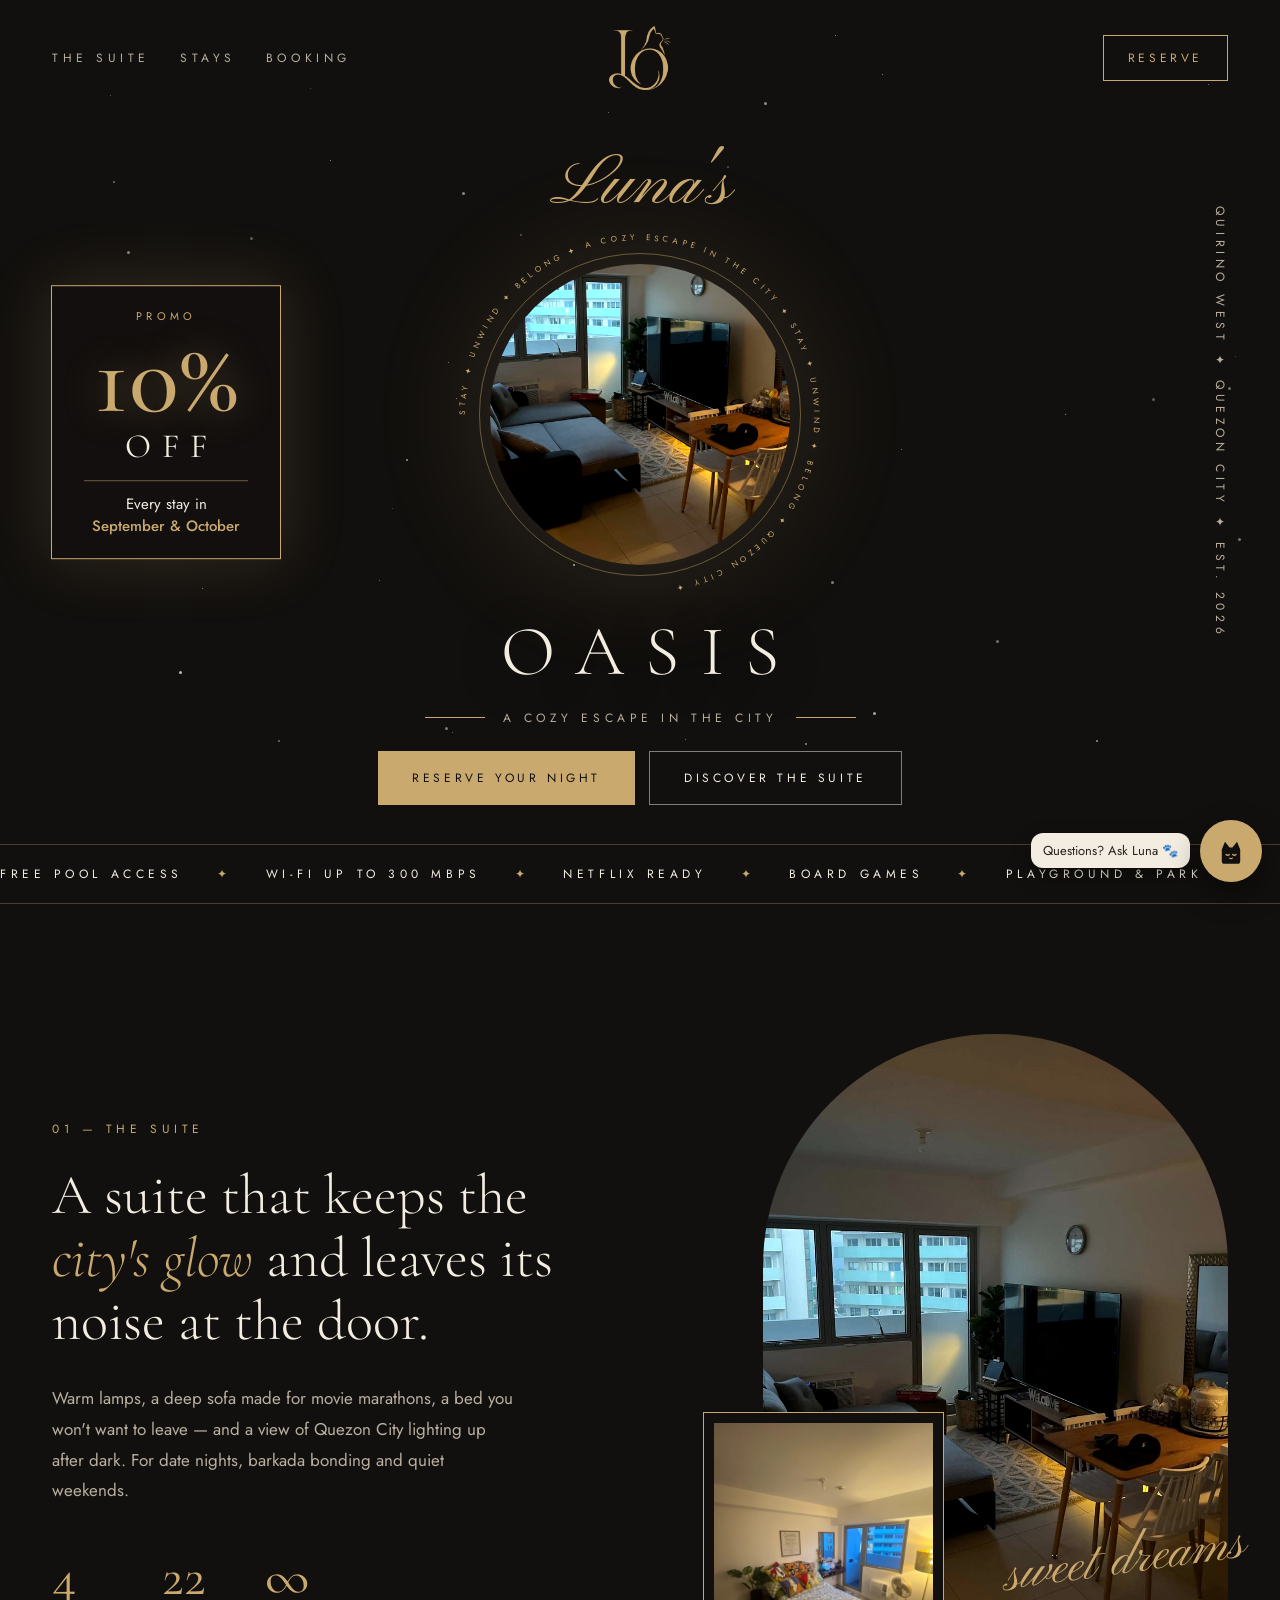
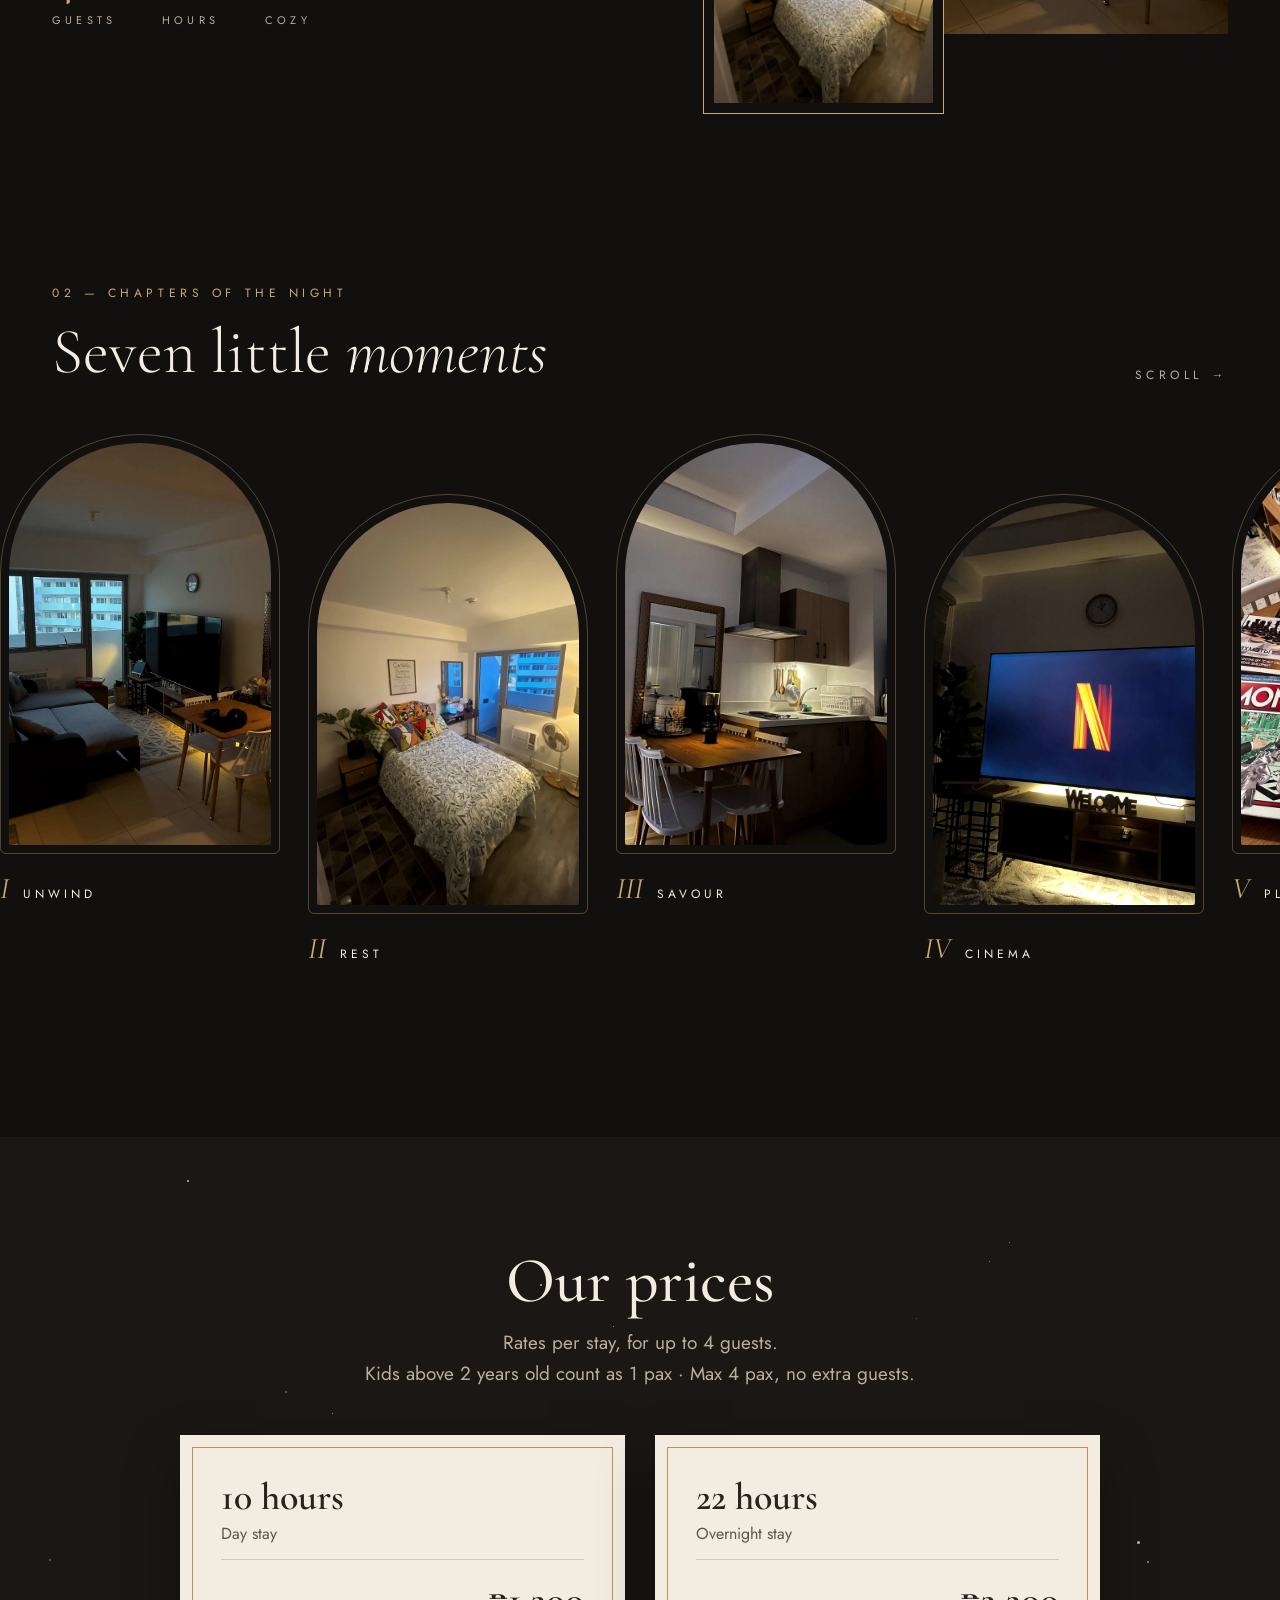
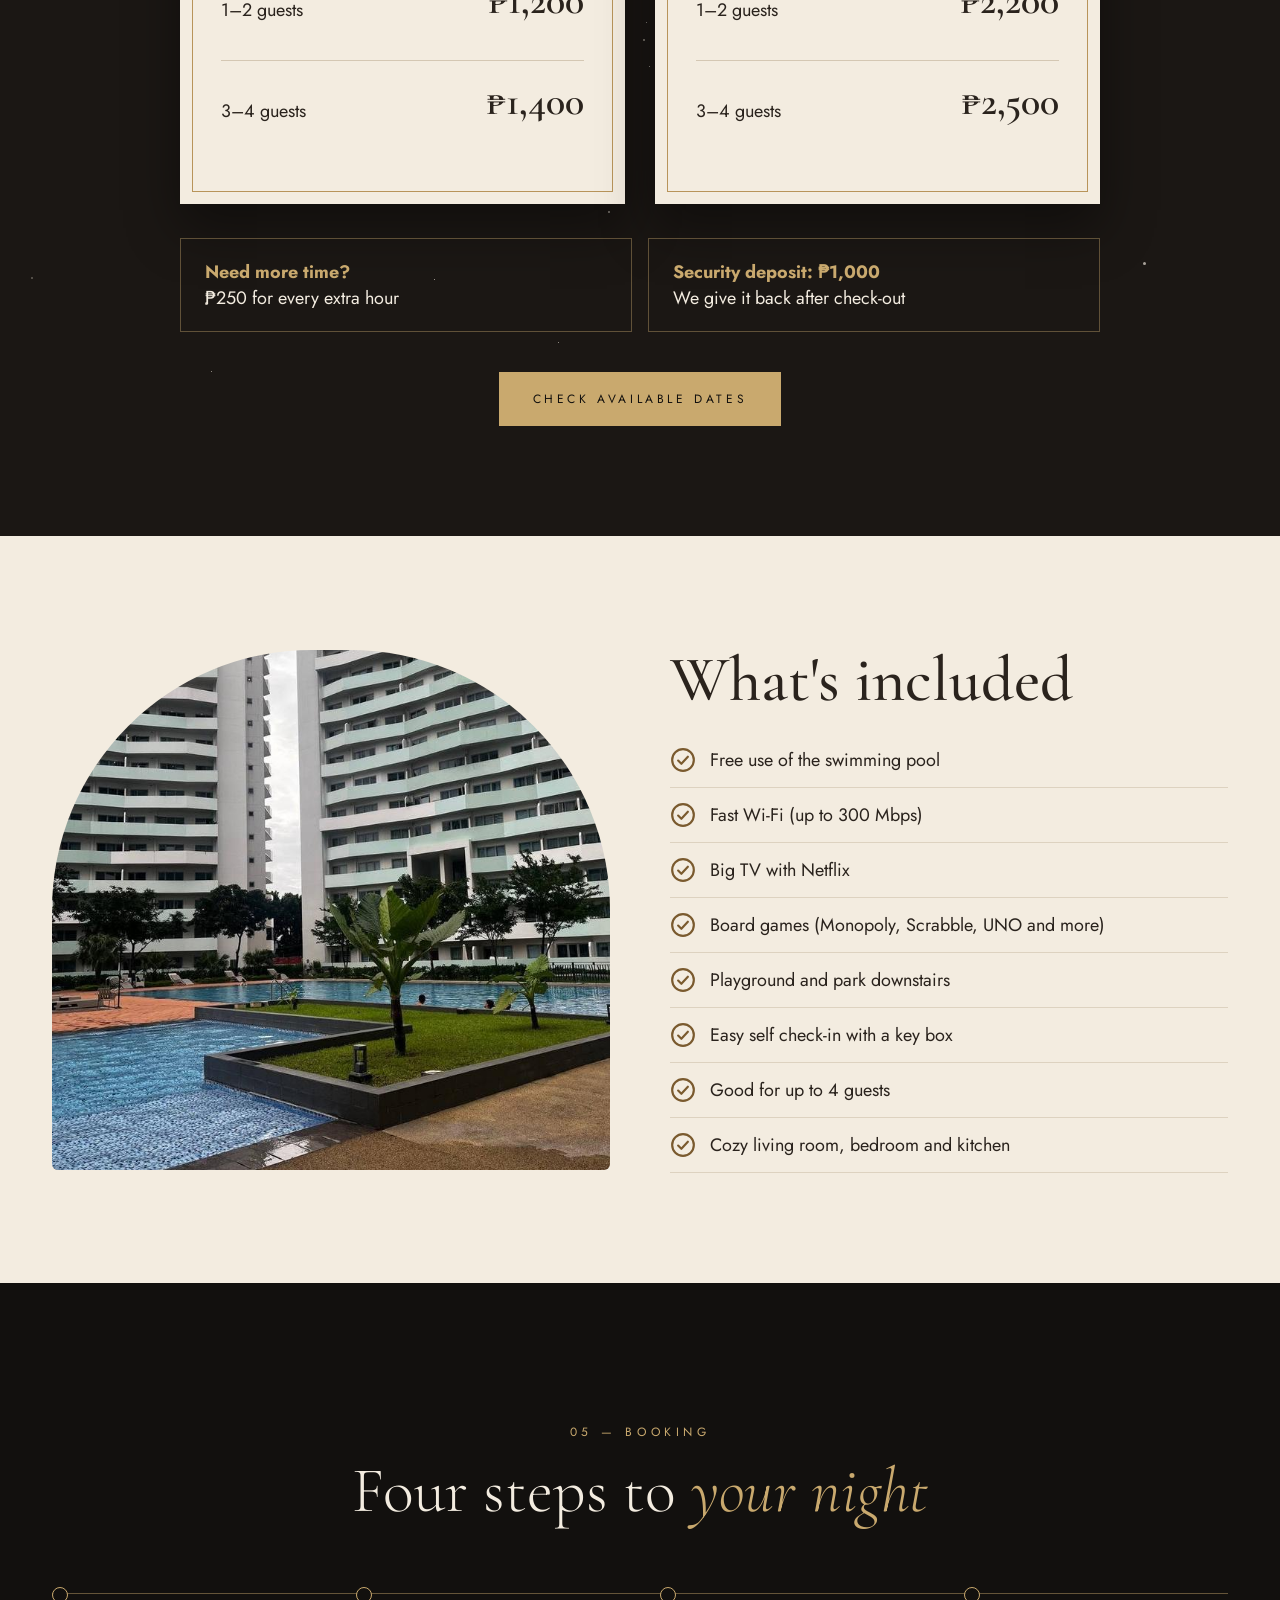
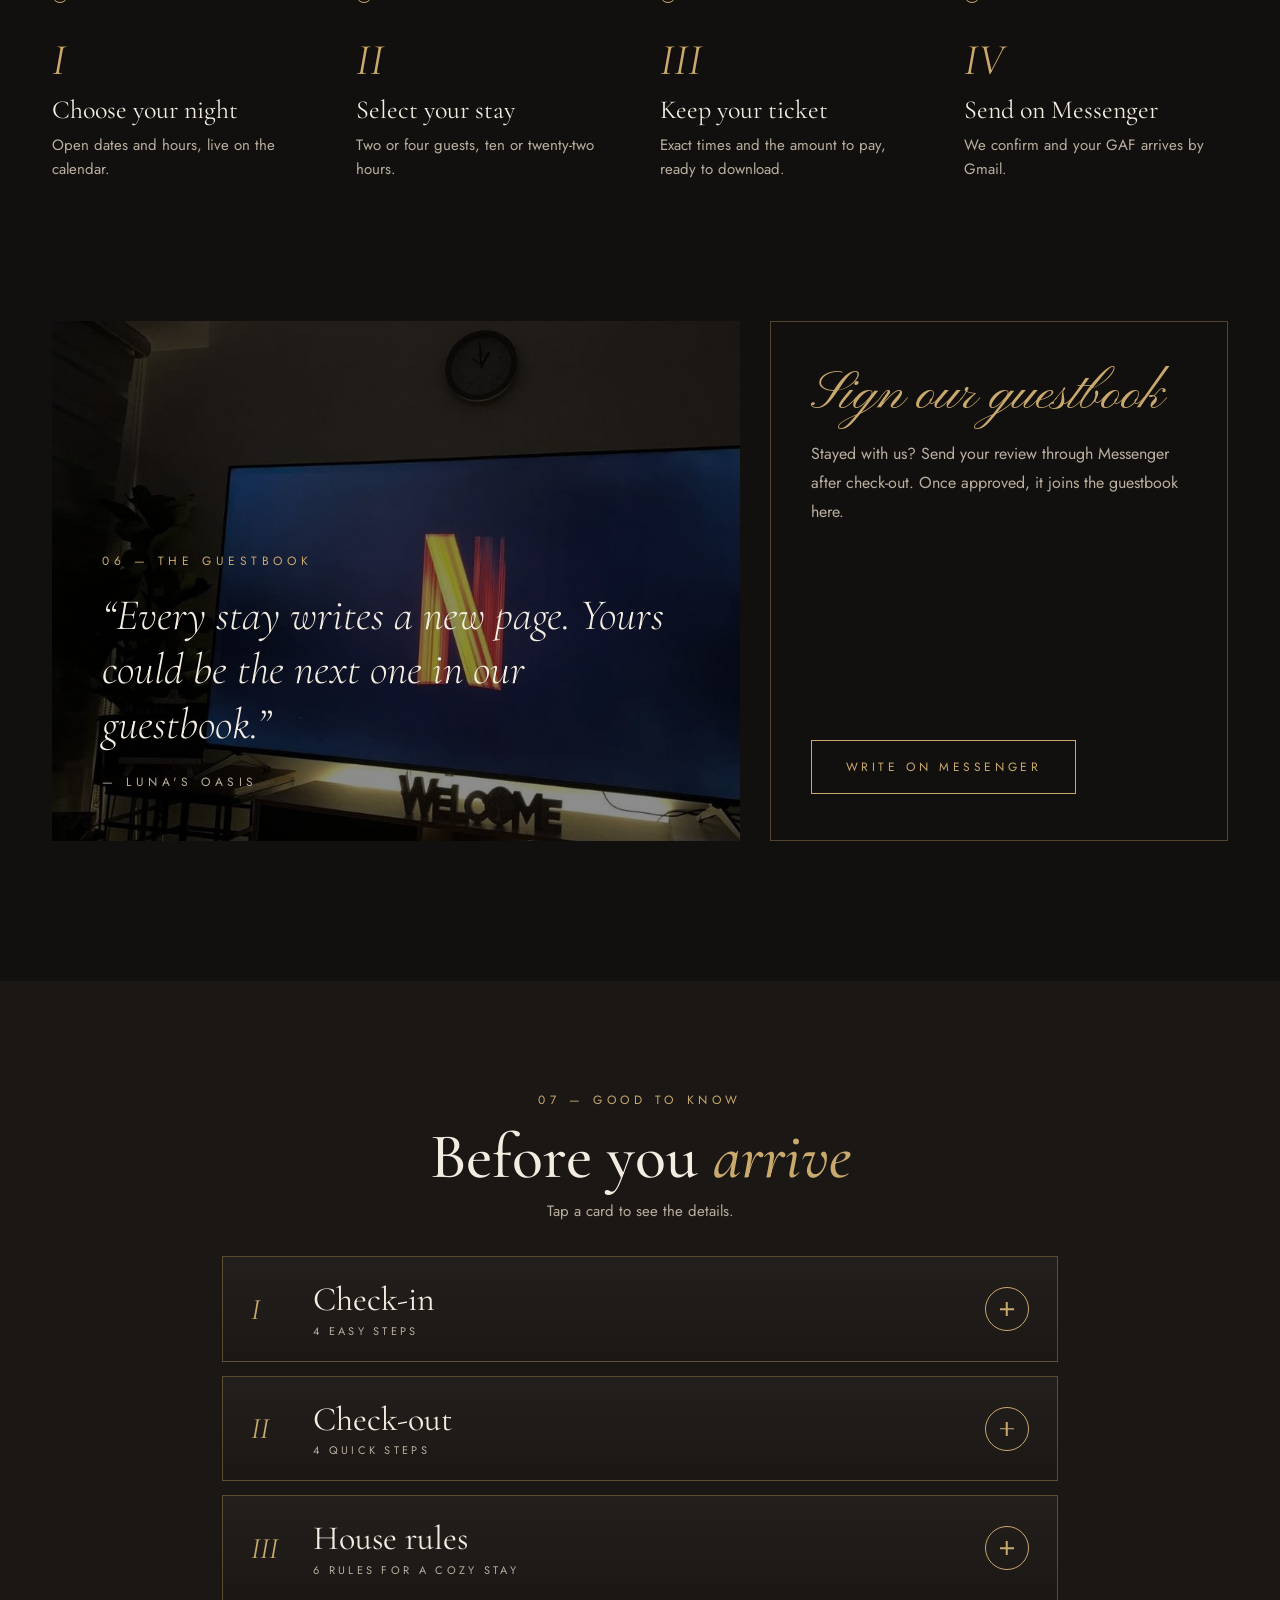
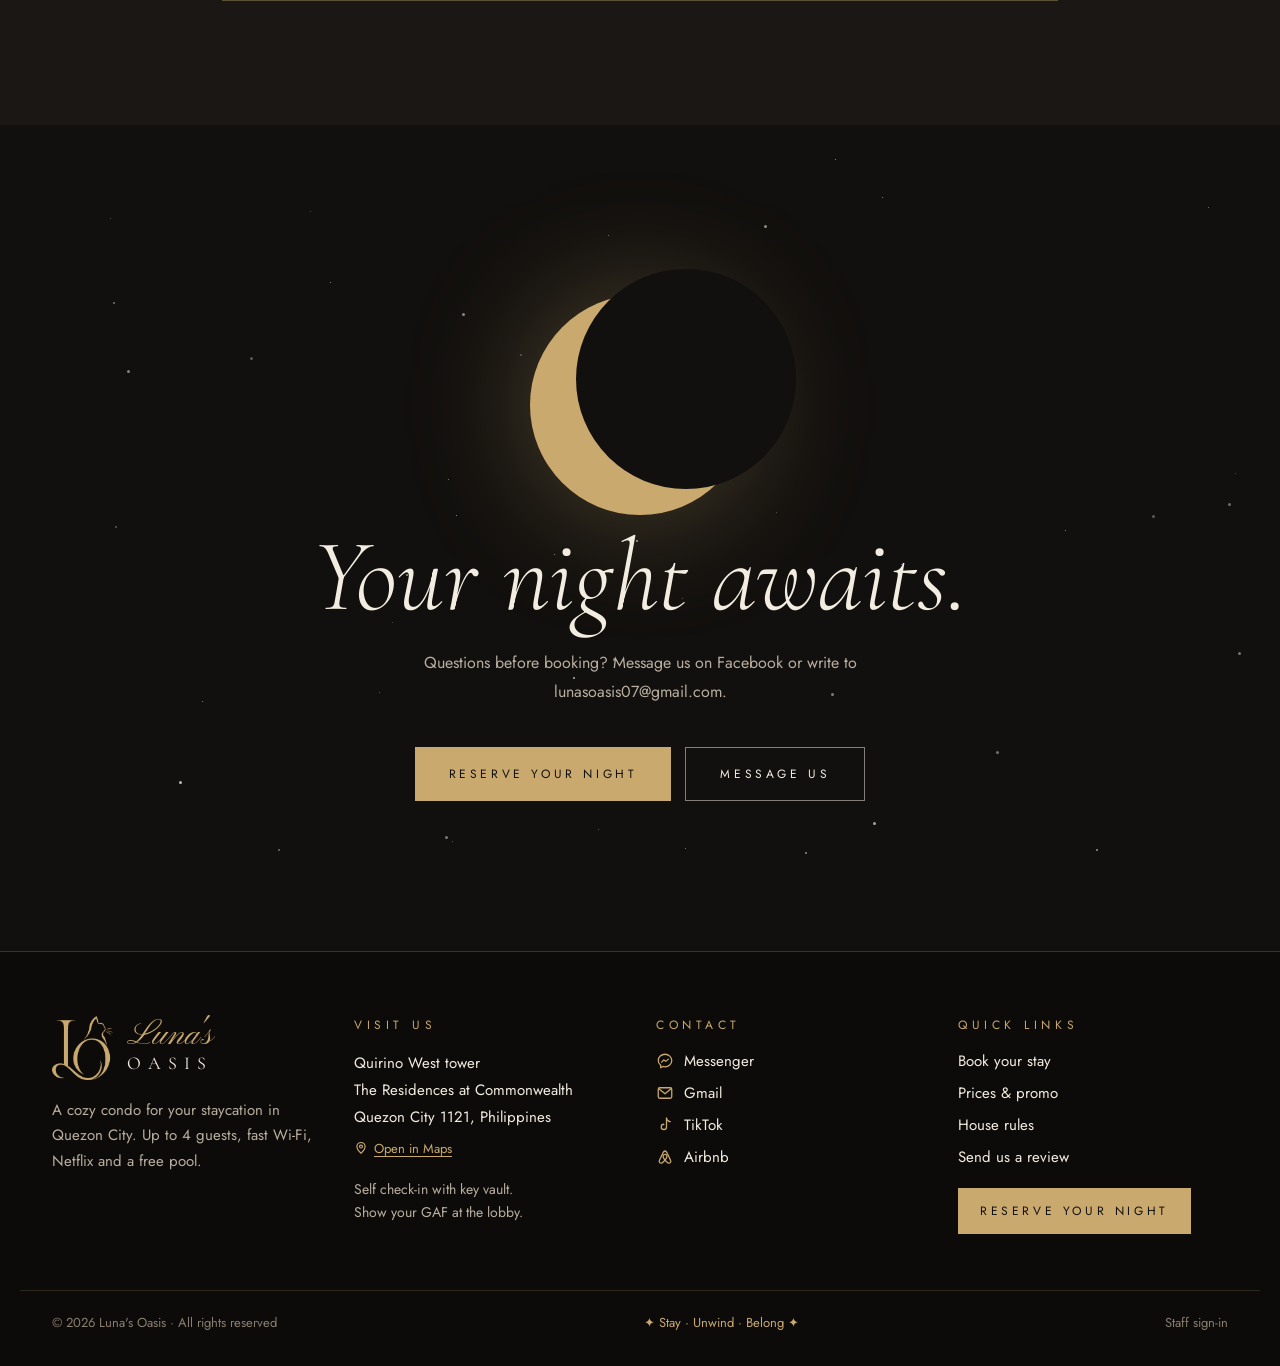
<file: index.html>
<!doctype html>
<html lang="en">
<head>
<meta charset="utf-8">
<meta name="viewport" content="width=device-width, initial-scale=1">
<title>Luna's Oasis — Staycation Condo in Quezon City</title>
<meta name="description" content="Luna's Oasis is a cozy staycation condo at The Residences at Commonwealth, Quezon City. Pool, 300 Mbps Wi-Fi, Netflix and city views. 10-hour and 22-hour stays from ₱1,200.">
<meta name="theme-color" content="#12100E">
<link rel="icon" type="image/png" href="assets/img/logo.png">
<link rel="manifest" href="manifest.webmanifest?v=2">
<link rel="apple-touch-icon" href="assets/icons/icon-180.png?v=2">
<meta name="apple-mobile-web-app-capable" content="yes">
<meta name="mobile-web-app-capable" content="yes">
<meta name="apple-mobile-web-app-title" content="Luna's Oasis">
<meta name="apple-mobile-web-app-status-bar-style" content="black">
<meta property="og:type" content="website">
<meta property="og:title" content="Luna's Oasis — Staycation Condo in Quezon City">
<meta property="og:description" content="Pool, Netflix, city views and self check-in. 10-hour and 22-hour stays from ₱1,200.">
<meta property="og:image" content="https://lunasoasis.github.io/assets/img/hero-living.jpg">
<meta property="og:url" content="https://lunasoasis.github.io/">
<link rel="preconnect" href="https://fonts.googleapis.com">
<link rel="preconnect" href="https://fonts.gstatic.com" crossorigin>
<link href="https://fonts.googleapis.com/css2?family=Cormorant+Garamond:ital,wght@0,300;0,400;0,500;0,600;1,300;1,400&amp;family=Jost:wght@300;400;500&amp;family=Pinyon+Script&amp;display=swap" rel="stylesheet">
<style>html{background:#12100E}html.fl body{opacity:0}html.fr body{opacity:1;transition:opacity .3s ease}</style>
<script>(function () { var d = document.documentElement; if (!document.fonts) return; d.classList.add('fl'); var done = false; function show() { if (done) return; done = true; d.classList.remove('fl'); d.classList.add('fr'); } document.fonts.ready.then(show); setTimeout(show, 1200); })();</script>
<link rel="stylesheet" href="css/landing.css?v=4">
</head>
<body>
<div style="font-family: Jost, sans-serif; color: #F3ECE0; background: #12100E; overflow: hidden">

  <section style="position: relative; min-height: 980px; background: #12100E">
    <span style="position: absolute; left: 56.8%; top: 19.7%; width: 2px; height: 2px; border-radius: 50%; background: #F3ECE0; opacity: 0.30"></span><span style="position: absolute; left: 70.4%; top: 53.2%; width: 1px; height: 1px; border-radius: 50%; background: #F3ECE0; opacity: 0.59"></span><span style="position: absolute; left: 49.7%; top: 50.3%; width: 2px; height: 2px; border-radius: 50%; background: #F3ECE0; opacity: 0.68"></span><span style="position: absolute; left: 46.7%; top: 85.2%; width: 1px; height: 1px; border-radius: 50%; background: #F3ECE0; opacity: 0.45"></span><span style="position: absolute; left: 25.8%; top: 19.0%; width: 1px; height: 1px; border-radius: 50%; background: #F3ECE0; opacity: 0.68"></span><span style="position: absolute; left: 9.9%; top: 29.7%; width: 3px; height: 3px; border-radius: 50%; background: #F3ECE0; opacity: 0.52"></span><span style="position: absolute; left: 35.0%; top: 42.9%; width: 1px; height: 1px; border-radius: 50%; background: #F3ECE0; opacity: 0.58"></span><span style="position: absolute; left: 9.0%; top: 48.6%; width: 2px; height: 2px; border-radius: 50%; background: #F3ECE0; opacity: 0.34"></span><span style="position: absolute; left: 34.8%; top: 86.1%; width: 3px; height: 3px; border-radius: 50%; background: #F3ECE0; opacity: 0.48"></span><span style="position: absolute; left: 94.4%; top: 9.9%; width: 1px; height: 1px; border-radius: 50%; background: #F3ECE0; opacity: 0.56"></span><span style="position: absolute; left: 77.8%; top: 75.8%; width: 3px; height: 3px; border-radius: 50%; background: #F3ECE0; opacity: 0.44"></span><span style="position: absolute; left: 35.6%; top: 47.2%; width: 1px; height: 1px; border-radius: 50%; background: #F3ECE0; opacity: 0.69"></span><span style="position: absolute; left: 8.6%; top: 11.3%; width: 1px; height: 1px; border-radius: 50%; background: #F3ECE0; opacity: 0.40"></span><span style="position: absolute; left: 68.9%; top: 8.8%; width: 1px; height: 1px; border-radius: 50%; background: #F3ECE0; opacity: 0.65"></span><span style="position: absolute; left: 31.7%; top: 54.4%; width: 2px; height: 2px; border-radius: 50%; background: #F3ECE0; opacity: 0.62"></span><span style="position: absolute; left: 44.8%; top: 66.8%; width: 2px; height: 2px; border-radius: 50%; background: #F3ECE0; opacity: 0.74"></span><span style="position: absolute; left: 35.3%; top: 86.7%; width: 1px; height: 1px; border-radius: 50%; background: #F3ECE0; opacity: 0.45"></span><span style="position: absolute; left: 60.6%; top: 46.9%; width: 1px; height: 1px; border-radius: 50%; background: #F3ECE0; opacity: 0.37"></span><span style="position: absolute; left: 29.6%; top: 68.7%; width: 1px; height: 1px; border-radius: 50%; background: #F3ECE0; opacity: 0.47"></span><span style="position: absolute; left: 90.0%; top: 47.2%; width: 3px; height: 3px; border-radius: 50%; background: #F3ECE0; opacity: 0.34"></span><span style="position: absolute; left: 40.6%; top: 27.7%; width: 2px; height: 2px; border-radius: 50%; background: #F3ECE0; opacity: 0.33"></span><span style="position: absolute; left: 43.3%; top: 52.0%; width: 1px; height: 1px; border-radius: 50%; background: #F3ECE0; opacity: 0.64"></span><span style="position: absolute; left: 96.7%; top: 63.8%; width: 3px; height: 3px; border-radius: 50%; background: #F3ECE0; opacity: 0.46"></span><span style="position: absolute; left: 24.2%; top: 10.4%; width: 1px; height: 1px; border-radius: 50%; background: #F3ECE0; opacity: 0.33"></span><span style="position: absolute; left: 65.2%; top: 4.1%; width: 1px; height: 1px; border-radius: 50%; background: #F3ECE0; opacity: 0.71"></span><span style="position: absolute; left: 19.5%; top: 28.1%; width: 3px; height: 3px; border-radius: 50%; background: #F3ECE0; opacity: 0.33"></span><span style="position: absolute; left: 53.3%; top: 57.3%; width: 1px; height: 1px; border-radius: 50%; background: #F3ECE0; opacity: 0.43"></span><span style="position: absolute; left: 14.0%; top: 79.5%; width: 3px; height: 3px; border-radius: 50%; background: #F3ECE0; opacity: 0.77"></span><span style="position: absolute; left: 64.9%; top: 68.8%; width: 3px; height: 3px; border-radius: 50%; background: #F3ECE0; opacity: 0.50"></span><span style="position: absolute; left: 85.6%; top: 87.7%; width: 2px; height: 2px; border-radius: 50%; background: #F3ECE0; opacity: 0.62"></span><span style="position: absolute; left: 55.7%; top: 38.4%; width: 1px; height: 1px; border-radius: 50%; background: #F3ECE0; opacity: 0.47"></span><span style="position: absolute; left: 48.2%; top: 38.6%; width: 1px; height: 1px; border-radius: 50%; background: #F3ECE0; opacity: 0.35"></span><span style="position: absolute; left: 96.5%; top: 42.2%; width: 1px; height: 1px; border-radius: 50%; background: #F3ECE0; opacity: 0.31"></span><span style="position: absolute; left: 59.7%; top: 12.1%; width: 3px; height: 3px; border-radius: 50%; background: #F3ECE0; opacity: 0.56"></span><span style="position: absolute; left: 53.5%; top: 87.5%; width: 1px; height: 1px; border-radius: 50%; background: #F3ECE0; opacity: 0.59"></span><span style="position: absolute; left: 8.8%; top: 21.5%; width: 2px; height: 2px; border-radius: 50%; background: #F3ECE0; opacity: 0.46"></span><span style="position: absolute; left: 62.9%; top: 88.0%; width: 2px; height: 2px; border-radius: 50%; background: #F3ECE0; opacity: 0.58"></span><span style="position: absolute; left: 47.5%; top: 13.3%; width: 1px; height: 1px; border-radius: 50%; background: #F3ECE0; opacity: 0.52"></span><span style="position: absolute; left: 95.9%; top: 45.8%; width: 3px; height: 3px; border-radius: 50%; background: #F3ECE0; opacity: 0.42"></span><span style="position: absolute; left: 15.8%; top: 69.7%; width: 1px; height: 1px; border-radius: 50%; background: #F3ECE0; opacity: 0.66"></span><span style="position: absolute; left: 47.9%; top: 64.6%; width: 3px; height: 3px; border-radius: 50%; background: #F3ECE0; opacity: 0.53"></span><span style="position: absolute; left: 21.7%; top: 87.7%; width: 2px; height: 2px; border-radius: 50%; background: #F3ECE0; opacity: 0.45"></span><span style="position: absolute; left: 68.2%; top: 84.4%; width: 3px; height: 3px; border-radius: 50%; background: #F3ECE0; opacity: 0.67"></span><span style="position: absolute; left: 30.6%; top: 60.2%; width: 1px; height: 1px; border-radius: 50%; background: #F3ECE0; opacity: 0.30"></span><span style="position: absolute; left: 83.2%; top: 49.1%; width: 1px; height: 1px; border-radius: 50%; background: #F3ECE0; opacity: 0.75"></span><span style="position: absolute; left: 36.1%; top: 22.8%; width: 3px; height: 3px; border-radius: 50%; background: #F3ECE0; opacity: 0.55"></span>
      <header class="wrap" style="position: relative; z-index: 3; width: 100%; display: grid; grid-template-columns: 1fr auto 1fr; align-items: center; gap: 16px; padding-top: 26px; padding-bottom: 26px">
      <nav class="hide-m" aria-label="Main" style="display: flex; gap: 30px"><a href="#suite" class="cap" style="color: #B9AE9F; text-decoration: none">The suite</a><a href="#prices" class="cap" style="color: #B9AE9F; text-decoration: none">Stays</a><a href="#ritual" class="cap" style="color: #B9AE9F; text-decoration: none">Booking</a></nav>
      <a href="./" class="logo-link" aria-label="Luna's Oasis home" style="display: flex; align-items: center; justify-content: center; text-decoration: none"><img src="assets/img/logo.png" alt="Luna's Oasis" style="height: 64px; width: auto"></a>
      <div class="head-right" style="display: flex; justify-content: flex-end"><a href="book.html" class="btn" style="border: 1px solid #C9A96E; color: #C9A96E; min-height: 46px; padding: 0 24px">Reserve</a></div>
    </header>

    <div style="position: relative; z-index: 2; display: flex; flex-direction: column; align-items: center; padding: 10px 18px 0">
      <div class="luna" style="font-family: 'Pinyon Script', cursive; font-size: 120px; line-height: 1; color: #C9A96E; position: relative; z-index: 3; margin-bottom: -46px">Luna's</div>
      <div style="position: relative; width: min(600px, 88vw); aspect-ratio: 1">
        <svg class="ring" viewBox="0 0 600 600" aria-hidden="true" style="position: absolute; inset: 0; width: 100%; height: 100%">
          <defs><path id="circ" d="M300,300 m-282,0 a282,282 0 1,1 564,0 a282,282 0 1,1 -564,0"></path></defs>
          <text font-size="13" letter-spacing="7" fill="#C9A96E" font-family="Jost, sans-serif"><textPath href="#circ">STAY ✦ UNWIND ✦ BELONG ✦ A COZY ESCAPE IN THE CITY ✦ STAY ✦ UNWIND ✦ BELONG ✦ QUEZON CITY ✦ </textPath></text>
        </svg>
        <div style="position: absolute; inset: 36px; border-radius: 50%; border: 1px solid rgba(201,169,110,.45); padding: 10px; box-sizing: border-box">
          <div style="width: 100%; height: 100%; border-radius: 50%; overflow: hidden; box-shadow: 0 0 120px rgba(201,169,110,.18)"><img src="assets/img/hero-living.jpg" alt="Luna's Oasis living room" style="width: 100%; height: 100%; object-fit: cover; object-position: center top; display: block; transform: scale(1.1); transform-origin: center top; filter: saturate(.95) contrast(1.04)"></div>
        </div>
      </div>
      <div class="oasis" style="font-family: 'Cormorant Garamond', serif; font-weight: 300; font-size: 170px; letter-spacing: .32em; padding-left: .32em; line-height: 1; margin-top: -92px; position: relative; z-index: 3; color: #F3ECE0; text-shadow: 0 6px 40px rgba(0,0,0,.6)">OASIS</div>
      <div style="display: flex; align-items: center; gap: 18px; margin-top: 26px"><span style="width: 60px; height: 1px; background: #C9A96E"></span><span class="cap" style="color: #B9AE9F">A cozy escape in the city</span><span style="width: 60px; height: 1px; background: #C9A96E"></span></div>
      <div style="display: flex; flex-wrap: wrap; justify-content: center; gap: 14px; margin: 34px 0 70px">
        <a href="book.html" class="btn" style="background: #C9A96E; color: #12100E">Reserve your night</a>
        <a href="#suite" class="btn" style="border: 1px solid rgba(243,236,224,.5); color: #F3ECE0">Discover the suite</a>
      </div>
    </div>
    <div class="hide-m" style="position: absolute; left: 4%; top: 40%; z-index: 2; width: 230px; border: 1px solid #C9A96E; padding: 22px 22px 20px; background: rgba(18,16,14,.72); box-shadow: 0 0 60px rgba(201,169,110,.18); text-align: center; box-sizing: border-box">
      <div class="cap" style="color: #C9A96E; font-size: 11px">Promo</div>
      <div style="font-family: 'Cormorant Garamond', serif; font-weight: 500; font-size: 104px; line-height: .9; color: #C9A96E; margin-top: 8px; text-shadow: 0 0 40px rgba(201,169,110,.45)">10%</div>
      <div style="font-family: 'Cormorant Garamond', serif; font-size: 34px; letter-spacing: .32em; padding-left: .32em; line-height: 1; margin-top: 4px">OFF</div>
      <div style="height: 1px; background: rgba(201,169,110,.5); margin: 16px 10px 12px"></div>
      <div style="font-size: 15px; line-height: 1.5; color: #F3ECE0">Every stay in<br><b style="color: #C9A96E; font-weight: 500">September &amp; October</b></div>
    </div>
    <div class="hide-m cap" style="position: absolute; right: 4%; top: 32%; z-index: 2; writing-mode: vertical-rl; color: #B9AE9F">Quirino West ✦ Quezon City ✦ Est. 2026</div>
  </section>

  <div style="border-top: 1px solid rgba(201,169,110,.3); border-bottom: 1px solid rgba(201,169,110,.3); overflow: hidden; padding: 20px 0">
    <div class="marq cap" style="display: flex; gap: 34px; width: max-content; color: #F3ECE0; white-space: nowrap"><span>Free pool access</span><span style="color: #C9A96E">✦</span> <span>Wi-Fi up to 300 Mbps</span><span style="color: #C9A96E">✦</span> <span>Netflix ready</span><span style="color: #C9A96E">✦</span> <span>Board games</span><span style="color: #C9A96E">✦</span> <span>Playground &amp; park</span><span style="color: #C9A96E">✦</span> <span>Max 4 pax</span><span style="color: #C9A96E">✦</span> <span>Self check-in</span><span style="color: #C9A96E">✦</span> <span>City view</span><span style="color: #C9A96E">✦</span> <span>Free pool access</span><span style="color: #C9A96E">✦</span> <span>Wi-Fi up to 300 Mbps</span><span style="color: #C9A96E">✦</span> <span>Netflix ready</span><span style="color: #C9A96E">✦</span> <span>Board games</span><span style="color: #C9A96E">✦</span> <span>Playground &amp; park</span><span style="color: #C9A96E">✦</span> <span>Max 4 pax</span><span style="color: #C9A96E">✦</span> <span>Self check-in</span><span style="color: #C9A96E">✦</span> <span>City view</span><span style="color: #C9A96E">✦</span></div>
  </div>

  <section id="suite" class="sec" style="padding: 130px 0">
    <div class="wrap two" style="display: grid; grid-template-columns: 1.05fr .95fr; gap: 70px; align-items: center">
      <div>
        <div class="cap" style="color: #C9A96E; margin-bottom: 26px">01 — The suite</div>
        <p style="font-family: 'Cormorant Garamond', serif; font-weight: 300; font-size: clamp(36px, 4.4vw, 62px); line-height: 1.12; margin: 0">A suite that keeps the <em style="color: #C9A96E">city's glow</em> and leaves its noise at the door.</p>
        <p style="color: #B9AE9F; line-height: 1.8; font-size: 17px; max-width: 470px; margin: 30px 0 0">Warm lamps, a deep sofa made for movie marathons, a bed you won't want to leave — and a view of Quezon City lighting up after dark. For date nights, barkada bonding and quiet weekends.</p>
        <div style="display: flex; gap: 46px; margin-top: 44px">
          <div><div style="font-family: 'Cormorant Garamond', serif; font-size: 54px; color: #C9A96E; line-height: 1">4</div><div class="cap" style="color: #B9AE9F; margin-top: 8px; font-size: 11px">Guests</div></div>
          <div><div style="font-family: 'Cormorant Garamond', serif; font-size: 54px; color: #C9A96E; line-height: 1">22</div><div class="cap" style="color: #B9AE9F; margin-top: 8px; font-size: 11px">Hours</div></div>
          <div><div style="font-family: 'Cormorant Garamond', serif; font-size: 54px; color: #C9A96E; line-height: 1">∞</div><div class="cap" style="color: #B9AE9F; margin-top: 8px; font-size: 11px">Cozy</div></div>
        </div>
      </div>
      <div style="position: relative; padding: 0 0 80px 60px">
        <div style="height: 600px; border-radius: 300px 300px 0 0; overflow: hidden"><img loading="lazy" decoding="async" src="assets/img/living-room.jpg" alt="Living room" style="width: 100%; height: 100%; object-fit: cover; display: block; filter: saturate(.85) contrast(1.05)"></div>
        <div style="position: absolute; left: 0; bottom: 0; width: 46%; aspect-ratio: 4/5; padding: 10px; background: #12100E; border: 1px solid #C9A96E; box-sizing: border-box"><img loading="lazy" decoding="async" src="assets/img/bedroom.jpg" alt="Bedroom" style="width: 100%; height: 100%; object-fit: cover; display: block"></div>
        <div class="hide-m" style="position: absolute; right: -18px; bottom: 120px; font-family: 'Pinyon Script', cursive; font-size: 54px; color: #C9A96E; transform: rotate(-8deg)">sweet dreams</div>
      </div>
    </div>
  </section>

  <section class="sec s-chap" style="padding: 40px 0 150px">
    <div class="wrap" style="display: flex; flex-wrap: wrap; justify-content: space-between; align-items: flex-end; gap: 20px; margin-bottom: 50px">
      <div><div class="cap" style="color: #C9A96E; margin-bottom: 18px">02 — Chapters of the night</div><h2 style="font-family: 'Cormorant Garamond', serif; font-weight: 300; font-size: clamp(40px, 5vw, 72px); margin: 0; line-height: 1">Seven little <em>moments</em></h2></div>
      <div class="cap" style="color: #B9AE9F">Scroll →</div>
    </div>
    <div class="film" style="display: flex; gap: 28px; overflow-x: auto; scroll-snap-type: x mandatory; padding: 0 max(32px, calc((100vw - 1240px) / 2 + 32px)) 80px"><figure class="ch" style="margin: 0; flex: none; width: 280px; scroll-snap-align: start; transform: translateY(0px)">
          <div style="height: 420px; border-radius: 140px 140px 6px 6px; overflow: hidden; border: 1px solid rgba(201,169,110,.35); padding: 8px; box-sizing: border-box"><div style="height: 100%; border-radius: 132px 132px 2px 2px; overflow: hidden"><img loading="lazy" decoding="async" src="assets/img/living-room.jpg" alt="Unwind" style="width: 100%; height: 100%; object-fit: cover; object-position: center; display: block; filter: saturate(.85) contrast(1.05)"></div></div>
          <figcaption style="display: flex; align-items: baseline; gap: 14px; margin-top: 16px"><span style="font-family: 'Cormorant Garamond', serif; font-size: 30px; color: #C9A96E; font-style: italic">I</span><span style="font-size: 12px; letter-spacing: .34em; text-transform: uppercase; color: #F3ECE0">Unwind</span></figcaption></figure><figure class="ch" style="margin: 0; flex: none; width: 280px; scroll-snap-align: start; transform: translateY(60px)">
          <div style="height: 420px; border-radius: 140px 140px 6px 6px; overflow: hidden; border: 1px solid rgba(201,169,110,.35); padding: 8px; box-sizing: border-box"><div style="height: 100%; border-radius: 132px 132px 2px 2px; overflow: hidden"><img loading="lazy" decoding="async" src="assets/img/bedroom.jpg" alt="Rest" style="width: 100%; height: 100%; object-fit: cover; object-position: center; display: block; filter: saturate(.85) contrast(1.05)"></div></div>
          <figcaption style="display: flex; align-items: baseline; gap: 14px; margin-top: 16px"><span style="font-family: 'Cormorant Garamond', serif; font-size: 30px; color: #C9A96E; font-style: italic">II</span><span style="font-size: 12px; letter-spacing: .34em; text-transform: uppercase; color: #F3ECE0">Rest</span></figcaption></figure><figure class="ch" style="margin: 0; flex: none; width: 280px; scroll-snap-align: start; transform: translateY(0px)">
          <div style="height: 420px; border-radius: 140px 140px 6px 6px; overflow: hidden; border: 1px solid rgba(201,169,110,.35); padding: 8px; box-sizing: border-box"><div style="height: 100%; border-radius: 132px 132px 2px 2px; overflow: hidden"><img loading="lazy" decoding="async" src="assets/img/savour.jpg" alt="Savour" style="width: 100%; height: 100%; object-fit: cover; object-position: center; display: block; filter: saturate(.85) contrast(1.05)"></div></div>
          <figcaption style="display: flex; align-items: baseline; gap: 14px; margin-top: 16px"><span style="font-family: 'Cormorant Garamond', serif; font-size: 30px; color: #C9A96E; font-style: italic">III</span><span style="font-size: 12px; letter-spacing: .34em; text-transform: uppercase; color: #F3ECE0">Savour</span></figcaption></figure><figure class="ch" style="margin: 0; flex: none; width: 280px; scroll-snap-align: start; transform: translateY(60px)">
          <div style="height: 420px; border-radius: 140px 140px 6px 6px; overflow: hidden; border: 1px solid rgba(201,169,110,.35); padding: 8px; box-sizing: border-box"><div style="height: 100%; border-radius: 132px 132px 2px 2px; overflow: hidden"><img loading="lazy" decoding="async" src="assets/img/cinema.jpg" alt="Cinema" style="width: 100%; height: 100%; object-fit: cover; object-position: center; display: block; filter: saturate(.85) contrast(1.05)"></div></div>
          <figcaption style="display: flex; align-items: baseline; gap: 14px; margin-top: 16px"><span style="font-family: 'Cormorant Garamond', serif; font-size: 30px; color: #C9A96E; font-style: italic">IV</span><span style="font-size: 12px; letter-spacing: .34em; text-transform: uppercase; color: #F3ECE0">Cinema</span></figcaption></figure><figure class="ch" style="margin: 0; flex: none; width: 280px; scroll-snap-align: start; transform: translateY(0px)">
          <div style="height: 420px; border-radius: 140px 140px 6px 6px; overflow: hidden; border: 1px solid rgba(201,169,110,.35); padding: 8px; box-sizing: border-box"><div style="height: 100%; border-radius: 132px 132px 2px 2px; overflow: hidden"><img loading="lazy" decoding="async" src="assets/img/play.jpg" alt="Play" style="width: 100%; height: 100%; object-fit: cover; object-position: center; display: block; filter: saturate(.85) contrast(1.05)"></div></div>
          <figcaption style="display: flex; align-items: baseline; gap: 14px; margin-top: 16px"><span style="font-family: 'Cormorant Garamond', serif; font-size: 30px; color: #C9A96E; font-style: italic">V</span><span style="font-size: 12px; letter-spacing: .34em; text-transform: uppercase; color: #F3ECE0">Play</span></figcaption></figure><figure class="ch" style="margin: 0; flex: none; width: 280px; scroll-snap-align: start; transform: translateY(60px)">
          <div style="height: 420px; border-radius: 140px 140px 6px 6px; overflow: hidden; border: 1px solid rgba(201,169,110,.35); padding: 8px; box-sizing: border-box"><div style="height: 100%; border-radius: 132px 132px 2px 2px; overflow: hidden"><img loading="lazy" decoding="async" src="assets/img/swim.jpg" alt="Swim" style="width: 100%; height: 100%; object-fit: cover; object-position: center 70%; display: block; filter: saturate(.85) contrast(1.05)"></div></div>
          <figcaption style="display: flex; align-items: baseline; gap: 14px; margin-top: 16px"><span style="font-family: 'Cormorant Garamond', serif; font-size: 30px; color: #C9A96E; font-style: italic">VI</span><span style="font-size: 12px; letter-spacing: .34em; text-transform: uppercase; color: #F3ECE0">Swim</span></figcaption></figure><figure class="ch" style="margin: 0; flex: none; width: 280px; scroll-snap-align: start; transform: translateY(0px)">
          <div style="height: 420px; border-radius: 140px 140px 6px 6px; overflow: hidden; border: 1px solid rgba(201,169,110,.35); padding: 8px; box-sizing: border-box"><div style="height: 100%; border-radius: 132px 132px 2px 2px; overflow: hidden"><img loading="lazy" decoding="async" src="assets/img/breathe.jpg" alt="Breathe" style="width: 100%; height: 100%; object-fit: cover; object-position: center 30%; display: block; filter: saturate(.85) contrast(1.05)"></div></div>
          <figcaption style="display: flex; align-items: baseline; gap: 14px; margin-top: 16px"><span style="font-family: 'Cormorant Garamond', serif; font-size: 30px; color: #C9A96E; font-style: italic">VII</span><span style="font-size: 12px; letter-spacing: .34em; text-transform: uppercase; color: #F3ECE0">Breathe</span></figcaption></figure></div>
  </section>

  <section id="prices" class="sec" style="position: relative; background: #1B1714">
    <span style="position: absolute; left: 21.6%; top: 58.5%; width: 3px; height: 3px; border-radius: 50%; background: #F3ECE0; opacity: 0.75"></span><span style="position: absolute; left: 82.7%; top: 45.7%; width: 2px; height: 2px; border-radius: 50%; background: #F3ECE0; opacity: 0.61"></span><span style="position: absolute; left: 78.8%; top: 10.5%; width: 1px; height: 1px; border-radius: 50%; background: #F3ECE0; opacity: 0.61"></span><span style="position: absolute; left: 89.3%; top: 72.6%; width: 3px; height: 3px; border-radius: 50%; background: #F3ECE0; opacity: 0.66"></span><span style="position: absolute; left: 47.9%; top: 18.9%; width: 1px; height: 1px; border-radius: 50%; background: #F3ECE0; opacity: 0.68"></span><span style="position: absolute; left: 33.9%; top: 74.3%; width: 1px; height: 1px; border-radius: 50%; background: #F3ECE0; opacity: 0.78"></span><span style="position: absolute; left: 40.0%; top: 38.7%; width: 2px; height: 2px; border-radius: 50%; background: #F3ECE0; opacity: 0.77"></span><span style="position: absolute; left: 71.6%; top: 18.1%; width: 1px; height: 1px; border-radius: 50%; background: #F3ECE0; opacity: 0.32"></span><span style="position: absolute; left: 16.5%; top: 83.5%; width: 1px; height: 1px; border-radius: 50%; background: #F3ECE0; opacity: 0.69"></span><span style="position: absolute; left: 16.0%; top: 76.6%; width: 3px; height: 3px; border-radius: 50%; background: #F3ECE0; opacity: 0.79"></span><span style="position: absolute; left: 65.1%; top: 34.2%; width: 2px; height: 2px; border-radius: 50%; background: #F3ECE0; opacity: 0.55"></span><span style="position: absolute; left: 14.6%; top: 4.3%; width: 2px; height: 2px; border-radius: 50%; background: #F3ECE0; opacity: 0.78"></span><span style="position: absolute; left: 64.4%; top: 49.9%; width: 1px; height: 1px; border-radius: 50%; background: #F3ECE0; opacity: 0.76"></span><span style="position: absolute; left: 43.6%; top: 80.6%; width: 1px; height: 1px; border-radius: 50%; background: #F3ECE0; opacity: 0.70"></span><span style="position: absolute; left: 22.3%; top: 25.4%; width: 2px; height: 2px; border-radius: 50%; background: #F3ECE0; opacity: 0.41"></span><span style="position: absolute; left: 25.1%; top: 55.2%; width: 2px; height: 2px; border-radius: 50%; background: #F3ECE0; opacity: 0.39"></span><span style="position: absolute; left: 42.2%; top: 14.7%; width: 2px; height: 2px; border-radius: 50%; background: #F3ECE0; opacity: 0.75"></span><span style="position: absolute; left: 36.0%; top: 43.8%; width: 1px; height: 1px; border-radius: 50%; background: #F3ECE0; opacity: 0.57"></span><span style="position: absolute; left: 88.8%; top: 40.4%; width: 3px; height: 3px; border-radius: 50%; background: #F3ECE0; opacity: 0.75"></span><span style="position: absolute; left: 50.2%; top: 50.3%; width: 2px; height: 2px; border-radius: 50%; background: #F3ECE0; opacity: 0.54"></span><span style="position: absolute; left: 3.8%; top: 42.2%; width: 2px; height: 2px; border-radius: 50%; background: #F3ECE0; opacity: 0.35"></span><span style="position: absolute; left: 2.4%; top: 74.1%; width: 2px; height: 2px; border-radius: 50%; background: #F3ECE0; opacity: 0.34"></span><span style="position: absolute; left: 47.5%; top: 67.5%; width: 2px; height: 2px; border-radius: 50%; background: #F3ECE0; opacity: 0.56"></span><span style="position: absolute; left: 33.3%; top: 49.1%; width: 1px; height: 1px; border-radius: 50%; background: #F3ECE0; opacity: 0.56"></span><span style="position: absolute; left: 77.3%; top: 12.4%; width: 1px; height: 1px; border-radius: 50%; background: #F3ECE0; opacity: 0.56"></span><span style="position: absolute; left: 25.9%; top: 27.6%; width: 1px; height: 1px; border-radius: 50%; background: #F3ECE0; opacity: 0.67"></span><span style="position: absolute; left: 50.7%; top: 53.0%; width: 1px; height: 1px; border-radius: 50%; background: #F3ECE0; opacity: 0.67"></span><span style="position: absolute; left: 89.6%; top: 42.4%; width: 2px; height: 2px; border-radius: 50%; background: #F3ECE0; opacity: 0.59"></span><span style="position: absolute; left: 50.5%; top: 48.6%; width: 1px; height: 1px; border-radius: 50%; background: #F3ECE0; opacity: 0.63"></span><span style="position: absolute; left: 45.4%; top: 50.5%; width: 2px; height: 2px; border-radius: 50%; background: #F3ECE0; opacity: 0.51"></span>
    <div class="wrap" style="position: relative">
      <div style="text-align: center; margin-bottom: 46px"><h2 class="h2">Our prices</h2><p class="lead" style="color: #B9AE9F; margin: 14px 0 0"><span data-price-note>Promo prices for September &amp; October.</span><br>Kids above 2 years old count as 1 pax · Max 4 pax, no extra guests.</p></div>
      <div style="display: grid; grid-template-columns: repeat(auto-fit, minmax(min(320px, 100%), 1fr)); gap: 30px; max-width: 920px; margin: 0 auto">
        <div style="background: #F3ECE0; color: #2A231D; padding: 12px; box-shadow: 0 24px 50px rgba(0,0,0,.4)">
        <div style="border: 1px solid #B8945A; padding: 30px 28px">
          <div style="font-family: 'Cormorant Garamond', serif; font-size: 38px; font-weight: 600; line-height: 1">10 hours</div>
          <div style="font-size: 16px; color: #5E554C; margin: 6px 0 14px">Day stay</div><div style="display: flex; justify-content: space-between; align-items: center; gap: 12px; padding: 16px 0; border-top: 1px solid rgba(122,90,46,.25)"><span style="font-size: 18px">1–2 guests</span><span style="text-align: right"><span style="font-family: 'Cormorant Garamond', serif; font-size: 40px; font-weight: 600; color: #2A231D" data-price="10H:rate_1_2_pax">₱1,080</span><span style="display: block; font-size: 14px; color: #5E554C" data-was="10H:rate_1_2_pax">was <s>₱1,200</s></span></span></div><div style="display: flex; justify-content: space-between; align-items: center; gap: 12px; padding: 16px 0; border-top: 1px solid rgba(122,90,46,.25)"><span style="font-size: 18px">3–4 guests</span><span style="text-align: right"><span style="font-family: 'Cormorant Garamond', serif; font-size: 40px; font-weight: 600; color: #2A231D" data-price="10H:rate_3_4_pax">₱1,260</span><span style="display: block; font-size: 14px; color: #5E554C" data-was="10H:rate_3_4_pax">was <s>₱1,400</s></span></span></div>
        </div></div>
        <div style="background: #F3ECE0; color: #2A231D; padding: 12px; box-shadow: 0 24px 50px rgba(0,0,0,.4)">
        <div style="border: 1px solid #B8945A; padding: 30px 28px">
          <div style="font-family: 'Cormorant Garamond', serif; font-size: 38px; font-weight: 600; line-height: 1">22 hours</div>
          <div style="font-size: 16px; color: #5E554C; margin: 6px 0 14px">Overnight stay</div><div style="display: flex; justify-content: space-between; align-items: center; gap: 12px; padding: 16px 0; border-top: 1px solid rgba(122,90,46,.25)"><span style="font-size: 18px">1–2 guests</span><span style="text-align: right"><span style="font-family: 'Cormorant Garamond', serif; font-size: 40px; font-weight: 600; color: #2A231D" data-price="22H:rate_1_2_pax">₱1,980</span><span style="display: block; font-size: 14px; color: #5E554C" data-was="22H:rate_1_2_pax">was <s>₱2,200</s></span></span></div><div style="display: flex; justify-content: space-between; align-items: center; gap: 12px; padding: 16px 0; border-top: 1px solid rgba(122,90,46,.25)"><span style="font-size: 18px">3–4 guests</span><span style="text-align: right"><span style="font-family: 'Cormorant Garamond', serif; font-size: 40px; font-weight: 600; color: #2A231D" data-price="22H:rate_3_4_pax">₱2,250</span><span style="display: block; font-size: 14px; color: #5E554C" data-was="22H:rate_3_4_pax">was <s>₱2,500</s></span></span></div>
        </div></div>
      </div>
      <div style="max-width: 920px; margin: 34px auto 0; display: grid; grid-template-columns: repeat(auto-fit, minmax(min(280px, 100%), 1fr)); gap: 16px">
        <div style="border: 1px solid rgba(201,169,110,.4); padding: 20px 24px; font-size: 18px"><b style="color: #C9A96E">Need more time?</b><br><span data-extra>₱250</span> for every extra hour</div>
        <div style="border: 1px solid rgba(201,169,110,.4); padding: 20px 24px; font-size: 18px"><b style="color: #C9A96E">Security deposit: <span data-deposit>₱1,000</span></b><br>We give it back after check-out</div>
      </div>
      <div style="text-align: center; margin-top: 40px"><a href="book.html" class="btn" style="background: #C9A96E; color: #12100E">Check available dates</a></div>
    </div>
  </section>

  <section class="sec s-incl" style="background: #F3ECE0; color: #2A231D">
    <div class="wrap" style="display: grid; grid-template-columns: repeat(auto-fit, minmax(min(380px, 100%), 1fr)); gap: 60px; align-items: center">
      <div style="height: 520px; border-radius: 260px 260px 6px 6px; overflow: hidden"><img loading="lazy" decoding="async" src="assets/img/swim.jpg" alt="Swimming pool" style="width: 100%; height: 100%; object-fit: cover; object-position: center 70%; display: block"></div>
      <div><h2 class="h2" style="margin-bottom: 20px">What's included</h2><div style="display: flex; gap: 14px; align-items: center; padding: 14px 0; border-bottom: 1px solid rgba(122,90,46,.18); font-size: 18px"><svg width="26" height="26" viewBox="0 0 24 24" fill="none" stroke="#7A5A2E" stroke-width="2" stroke-linecap="round" stroke-linejoin="round" aria-hidden="true" style="flex: none"><circle cx="12" cy="12" r="10"></circle><path d="M7.5 12.5l3 3 6-6.5"></path></svg><span>Free use of the swimming pool</span></div><div style="display: flex; gap: 14px; align-items: center; padding: 14px 0; border-bottom: 1px solid rgba(122,90,46,.18); font-size: 18px"><svg width="26" height="26" viewBox="0 0 24 24" fill="none" stroke="#7A5A2E" stroke-width="2" stroke-linecap="round" stroke-linejoin="round" aria-hidden="true" style="flex: none"><circle cx="12" cy="12" r="10"></circle><path d="M7.5 12.5l3 3 6-6.5"></path></svg><span>Fast Wi-Fi (up to 300 Mbps)</span></div><div style="display: flex; gap: 14px; align-items: center; padding: 14px 0; border-bottom: 1px solid rgba(122,90,46,.18); font-size: 18px"><svg width="26" height="26" viewBox="0 0 24 24" fill="none" stroke="#7A5A2E" stroke-width="2" stroke-linecap="round" stroke-linejoin="round" aria-hidden="true" style="flex: none"><circle cx="12" cy="12" r="10"></circle><path d="M7.5 12.5l3 3 6-6.5"></path></svg><span>Big TV with Netflix</span></div><div style="display: flex; gap: 14px; align-items: center; padding: 14px 0; border-bottom: 1px solid rgba(122,90,46,.18); font-size: 18px"><svg width="26" height="26" viewBox="0 0 24 24" fill="none" stroke="#7A5A2E" stroke-width="2" stroke-linecap="round" stroke-linejoin="round" aria-hidden="true" style="flex: none"><circle cx="12" cy="12" r="10"></circle><path d="M7.5 12.5l3 3 6-6.5"></path></svg><span>Board games (Monopoly, Scrabble, UNO and more)</span></div><div style="display: flex; gap: 14px; align-items: center; padding: 14px 0; border-bottom: 1px solid rgba(122,90,46,.18); font-size: 18px"><svg width="26" height="26" viewBox="0 0 24 24" fill="none" stroke="#7A5A2E" stroke-width="2" stroke-linecap="round" stroke-linejoin="round" aria-hidden="true" style="flex: none"><circle cx="12" cy="12" r="10"></circle><path d="M7.5 12.5l3 3 6-6.5"></path></svg><span>Playground and park downstairs</span></div><div style="display: flex; gap: 14px; align-items: center; padding: 14px 0; border-bottom: 1px solid rgba(122,90,46,.18); font-size: 18px"><svg width="26" height="26" viewBox="0 0 24 24" fill="none" stroke="#7A5A2E" stroke-width="2" stroke-linecap="round" stroke-linejoin="round" aria-hidden="true" style="flex: none"><circle cx="12" cy="12" r="10"></circle><path d="M7.5 12.5l3 3 6-6.5"></path></svg><span>Easy self check-in with a key box</span></div><div style="display: flex; gap: 14px; align-items: center; padding: 14px 0; border-bottom: 1px solid rgba(122,90,46,.18); font-size: 18px"><svg width="26" height="26" viewBox="0 0 24 24" fill="none" stroke="#7A5A2E" stroke-width="2" stroke-linecap="round" stroke-linejoin="round" aria-hidden="true" style="flex: none"><circle cx="12" cy="12" r="10"></circle><path d="M7.5 12.5l3 3 6-6.5"></path></svg><span>Good for up to 4 guests</span></div><div style="display: flex; gap: 14px; align-items: center; padding: 14px 0; border-bottom: 1px solid rgba(122,90,46,.18); font-size: 18px"><svg width="26" height="26" viewBox="0 0 24 24" fill="none" stroke="#7A5A2E" stroke-width="2" stroke-linecap="round" stroke-linejoin="round" aria-hidden="true" style="flex: none"><circle cx="12" cy="12" r="10"></circle><path d="M7.5 12.5l3 3 6-6.5"></path></svg><span>Cozy living room, bedroom and kitchen</span></div></div>
    </div>
  </section>

  <section id="ritual" class="sec s-steps" style="padding: 140px 0">
    <div class="wrap">
      <div style="text-align: center; margin-bottom: 70px">
        <div class="cap" style="color: #C9A96E; margin-bottom: 18px">05 — Booking</div>
        <h2 style="font-family: 'Cormorant Garamond', serif; font-weight: 300; font-size: clamp(40px, 5vw, 72px); margin: 0; line-height: 1">Four steps to <em style="color: #C9A96E">your night</em></h2>
      </div>
      <div style="position: relative; border-top: 1px solid rgba(201,169,110,.45); display: grid; grid-template-columns: repeat(auto-fit, minmax(220px, 1fr)); gap: 40px"><div style="position: relative; padding-top: 44px">
          <span style="position: absolute; top: 0; left: 0; width: 14px; height: 14px; border-radius: 50%; background: #12100E; border: 1px solid #C9A96E; transform: translateY(-7px)"></span>
          <div style="font-family: 'Cormorant Garamond', serif; font-style: italic; font-size: 44px; color: #C9A96E; line-height: 1">I</div>
          <div style="font-family: 'Cormorant Garamond', serif; font-size: 26px; color: #F3ECE0; margin: 12px 0 8px">Choose your night</div><div style="color: #B9AE9F; line-height: 1.6; font-size: 15px">Open dates and hours, live on the calendar.</div></div><div style="position: relative; padding-top: 44px">
          <span style="position: absolute; top: 0; left: 0; width: 14px; height: 14px; border-radius: 50%; background: #12100E; border: 1px solid #C9A96E; transform: translateY(-7px)"></span>
          <div style="font-family: 'Cormorant Garamond', serif; font-style: italic; font-size: 44px; color: #C9A96E; line-height: 1">II</div>
          <div style="font-family: 'Cormorant Garamond', serif; font-size: 26px; color: #F3ECE0; margin: 12px 0 8px">Select your stay</div><div style="color: #B9AE9F; line-height: 1.6; font-size: 15px">Two or four guests, ten or twenty-two hours.</div></div><div style="position: relative; padding-top: 44px">
          <span style="position: absolute; top: 0; left: 0; width: 14px; height: 14px; border-radius: 50%; background: #12100E; border: 1px solid #C9A96E; transform: translateY(-7px)"></span>
          <div style="font-family: 'Cormorant Garamond', serif; font-style: italic; font-size: 44px; color: #C9A96E; line-height: 1">III</div>
          <div style="font-family: 'Cormorant Garamond', serif; font-size: 26px; color: #F3ECE0; margin: 12px 0 8px">Keep your ticket</div><div style="color: #B9AE9F; line-height: 1.6; font-size: 15px">Exact times and the amount to pay, ready to download.</div></div><div style="position: relative; padding-top: 44px">
          <span style="position: absolute; top: 0; left: 0; width: 14px; height: 14px; border-radius: 50%; background: #12100E; border: 1px solid #C9A96E; transform: translateY(-7px)"></span>
          <div style="font-family: 'Cormorant Garamond', serif; font-style: italic; font-size: 44px; color: #C9A96E; line-height: 1">IV</div>
          <div style="font-family: 'Cormorant Garamond', serif; font-size: 26px; color: #F3ECE0; margin: 12px 0 8px">Send on Messenger</div><div style="color: #B9AE9F; line-height: 1.6; font-size: 15px">We confirm and your GAF arrives by Gmail.</div></div></div>
    </div>
  </section>

  <section class="sec s-guest" style="padding: 0 0 140px">
    <div class="wrap two" style="display: grid; grid-template-columns: 1.2fr .8fr; gap: 30px; align-items: stretch">
      <div style="position: relative; min-height: 520px; overflow: hidden">
        <img loading="lazy" decoding="async" src="assets/img/cinema.jpg" alt="" style="position: absolute; inset: 0; width: 100%; height: 100%; object-fit: cover; filter: saturate(.75) brightness(.55)">
        <div style="position: relative; height: 100%; display: flex; flex-direction: column; justify-content: flex-end; padding: 50px; box-sizing: border-box">
          <div class="cap" style="color: #C9A96E; margin-bottom: 18px">06 — The guestbook</div>
          <p style="font-family: 'Cormorant Garamond', serif; font-style: italic; font-weight: 300; font-size: clamp(30px, 3.4vw, 46px); line-height: 1.25; margin: 0">“Every stay writes a new page. Yours could be the next one in our guestbook.”</p>
          <div class="cap" style="color: #B9AE9F; margin-top: 22px">— Luna's Oasis</div>
        </div>
      </div>
      <div style="border: 1px solid rgba(201,169,110,.35); padding: 46px 40px; display: flex; flex-direction: column; justify-content: space-between; gap: 30px">
        <div>
          <div style="font-family: 'Pinyon Script', cursive; font-size: 54px; color: #C9A96E; line-height: 1">Sign our guestbook</div>
          <p style="color: #B9AE9F; line-height: 1.8; margin: 18px 0 0">Stayed with us? Send your review through Messenger after check-out. Once approved, it joins the guestbook here.</p>
                    <div id="guestReviews"></div>
        </div>
        <a href="https://www.facebook.com/p/Lunas-Oasis-The-Residences-Commonwealth-Staycation-61593221320978/" target="_blank" rel="noopener" class="btn" style="border: 1px solid #C9A96E; color: #C9A96E; align-self: flex-start">Write on Messenger</a>
      </div>
    </div>
  </section>

  <section id="rules" class="sec s-faq" style="background: #1B1714">
    <div class="wrap faq-wrap">
      <div class="faq-head">
        <div class="cap" style="color: #C9A96E">07 — Good to know</div>
        <h2 class="h2">Before you <em>arrive</em></h2>
        <p>Tap a card to see the details.</p>
      </div>
      <details class="acc">
        <summary><span class="acc-no">I</span><span class="acc-t">Check-in<small>4 easy steps</small></span><span class="acc-ic" aria-hidden="true"></span></summary>
        <ol class="acc-list"><li>Show your Guest Access Form (sent to your Gmail) at the gate and lobby.</li><li>Take the elevator to your floor.</li><li>Open the key box at the door using the code we send you.</li><li>Enjoy your stay!</li></ol>
      </details>
      <details class="acc">
        <summary><span class="acc-no">II</span><span class="acc-t">Check-out<small>4 quick steps</small></span><span class="acc-ic" aria-hidden="true"></span></summary>
        <ol class="acc-list"><li>Throw your trash in the bin at the end of the hallway.</li><li>Turn off the aircon, lights and appliances.</li><li>Put the keys back in the key box and lock the door.</li><li>Send us a photo of the room.</li></ol>
      </details>
      <details class="acc">
        <summary><span class="acc-no">III</span><span class="acc-t">House rules<small>6 rules for a cozy stay</small></span><span class="acc-ic" aria-hidden="true"></span></summary>
        <ol class="acc-list"><li>Please check in and check out on time.</li><li>Maximum of 4 pax only — no extra guests allowed. Kids above 2 years old count as 1 pax.</li><li>Every guest needs a valid ID.</li><li>₱1,000 security deposit — we give it back after check-out if everything is okay.</li><li>No smoking or vaping inside the unit.</li><li>No extra visitors — only the guests on your booking.</li></ol>
      </details>
    </div>
  </section>

  <section style="position: relative; padding: 170px 0 150px; text-align: center; overflow: hidden">
    <span style="position: absolute; left: 56.8%; top: 19.7%; width: 2px; height: 2px; border-radius: 50%; background: #F3ECE0; opacity: 0.30"></span><span style="position: absolute; left: 70.4%; top: 53.2%; width: 1px; height: 1px; border-radius: 50%; background: #F3ECE0; opacity: 0.59"></span><span style="position: absolute; left: 49.7%; top: 50.3%; width: 2px; height: 2px; border-radius: 50%; background: #F3ECE0; opacity: 0.68"></span><span style="position: absolute; left: 46.7%; top: 85.2%; width: 1px; height: 1px; border-radius: 50%; background: #F3ECE0; opacity: 0.45"></span><span style="position: absolute; left: 25.8%; top: 19.0%; width: 1px; height: 1px; border-radius: 50%; background: #F3ECE0; opacity: 0.68"></span><span style="position: absolute; left: 9.9%; top: 29.7%; width: 3px; height: 3px; border-radius: 50%; background: #F3ECE0; opacity: 0.52"></span><span style="position: absolute; left: 35.0%; top: 42.9%; width: 1px; height: 1px; border-radius: 50%; background: #F3ECE0; opacity: 0.58"></span><span style="position: absolute; left: 9.0%; top: 48.6%; width: 2px; height: 2px; border-radius: 50%; background: #F3ECE0; opacity: 0.34"></span><span style="position: absolute; left: 34.8%; top: 86.1%; width: 3px; height: 3px; border-radius: 50%; background: #F3ECE0; opacity: 0.48"></span><span style="position: absolute; left: 94.4%; top: 9.9%; width: 1px; height: 1px; border-radius: 50%; background: #F3ECE0; opacity: 0.56"></span><span style="position: absolute; left: 77.8%; top: 75.8%; width: 3px; height: 3px; border-radius: 50%; background: #F3ECE0; opacity: 0.44"></span><span style="position: absolute; left: 35.6%; top: 47.2%; width: 1px; height: 1px; border-radius: 50%; background: #F3ECE0; opacity: 0.69"></span><span style="position: absolute; left: 8.6%; top: 11.3%; width: 1px; height: 1px; border-radius: 50%; background: #F3ECE0; opacity: 0.40"></span><span style="position: absolute; left: 68.9%; top: 8.8%; width: 1px; height: 1px; border-radius: 50%; background: #F3ECE0; opacity: 0.65"></span><span style="position: absolute; left: 31.7%; top: 54.4%; width: 2px; height: 2px; border-radius: 50%; background: #F3ECE0; opacity: 0.62"></span><span style="position: absolute; left: 44.8%; top: 66.8%; width: 2px; height: 2px; border-radius: 50%; background: #F3ECE0; opacity: 0.74"></span><span style="position: absolute; left: 35.3%; top: 86.7%; width: 1px; height: 1px; border-radius: 50%; background: #F3ECE0; opacity: 0.45"></span><span style="position: absolute; left: 60.6%; top: 46.9%; width: 1px; height: 1px; border-radius: 50%; background: #F3ECE0; opacity: 0.37"></span><span style="position: absolute; left: 29.6%; top: 68.7%; width: 1px; height: 1px; border-radius: 50%; background: #F3ECE0; opacity: 0.47"></span><span style="position: absolute; left: 90.0%; top: 47.2%; width: 3px; height: 3px; border-radius: 50%; background: #F3ECE0; opacity: 0.34"></span><span style="position: absolute; left: 40.6%; top: 27.7%; width: 2px; height: 2px; border-radius: 50%; background: #F3ECE0; opacity: 0.33"></span><span style="position: absolute; left: 43.3%; top: 52.0%; width: 1px; height: 1px; border-radius: 50%; background: #F3ECE0; opacity: 0.64"></span><span style="position: absolute; left: 96.7%; top: 63.8%; width: 3px; height: 3px; border-radius: 50%; background: #F3ECE0; opacity: 0.46"></span><span style="position: absolute; left: 24.2%; top: 10.4%; width: 1px; height: 1px; border-radius: 50%; background: #F3ECE0; opacity: 0.33"></span><span style="position: absolute; left: 65.2%; top: 4.1%; width: 1px; height: 1px; border-radius: 50%; background: #F3ECE0; opacity: 0.71"></span><span style="position: absolute; left: 19.5%; top: 28.1%; width: 3px; height: 3px; border-radius: 50%; background: #F3ECE0; opacity: 0.33"></span><span style="position: absolute; left: 53.3%; top: 57.3%; width: 1px; height: 1px; border-radius: 50%; background: #F3ECE0; opacity: 0.43"></span><span style="position: absolute; left: 14.0%; top: 79.5%; width: 3px; height: 3px; border-radius: 50%; background: #F3ECE0; opacity: 0.77"></span><span style="position: absolute; left: 64.9%; top: 68.8%; width: 3px; height: 3px; border-radius: 50%; background: #F3ECE0; opacity: 0.50"></span><span style="position: absolute; left: 85.6%; top: 87.7%; width: 2px; height: 2px; border-radius: 50%; background: #F3ECE0; opacity: 0.62"></span><span style="position: absolute; left: 55.7%; top: 38.4%; width: 1px; height: 1px; border-radius: 50%; background: #F3ECE0; opacity: 0.47"></span><span style="position: absolute; left: 48.2%; top: 38.6%; width: 1px; height: 1px; border-radius: 50%; background: #F3ECE0; opacity: 0.35"></span><span style="position: absolute; left: 96.5%; top: 42.2%; width: 1px; height: 1px; border-radius: 50%; background: #F3ECE0; opacity: 0.31"></span><span style="position: absolute; left: 59.7%; top: 12.1%; width: 3px; height: 3px; border-radius: 50%; background: #F3ECE0; opacity: 0.56"></span><span style="position: absolute; left: 53.5%; top: 87.5%; width: 1px; height: 1px; border-radius: 50%; background: #F3ECE0; opacity: 0.59"></span><span style="position: absolute; left: 8.8%; top: 21.5%; width: 2px; height: 2px; border-radius: 50%; background: #F3ECE0; opacity: 0.46"></span><span style="position: absolute; left: 62.9%; top: 88.0%; width: 2px; height: 2px; border-radius: 50%; background: #F3ECE0; opacity: 0.58"></span><span style="position: absolute; left: 47.5%; top: 13.3%; width: 1px; height: 1px; border-radius: 50%; background: #F3ECE0; opacity: 0.52"></span><span style="position: absolute; left: 95.9%; top: 45.8%; width: 3px; height: 3px; border-radius: 50%; background: #F3ECE0; opacity: 0.42"></span><span style="position: absolute; left: 15.8%; top: 69.7%; width: 1px; height: 1px; border-radius: 50%; background: #F3ECE0; opacity: 0.66"></span><span style="position: absolute; left: 47.9%; top: 64.6%; width: 3px; height: 3px; border-radius: 50%; background: #F3ECE0; opacity: 0.53"></span><span style="position: absolute; left: 21.7%; top: 87.7%; width: 2px; height: 2px; border-radius: 50%; background: #F3ECE0; opacity: 0.45"></span><span style="position: absolute; left: 68.2%; top: 84.4%; width: 3px; height: 3px; border-radius: 50%; background: #F3ECE0; opacity: 0.67"></span><span style="position: absolute; left: 30.6%; top: 60.2%; width: 1px; height: 1px; border-radius: 50%; background: #F3ECE0; opacity: 0.30"></span><span style="position: absolute; left: 83.2%; top: 49.1%; width: 1px; height: 1px; border-radius: 50%; background: #F3ECE0; opacity: 0.75"></span><span style="position: absolute; left: 36.1%; top: 22.8%; width: 3px; height: 3px; border-radius: 50%; background: #F3ECE0; opacity: 0.55"></span>
    <div style="position: relative; width: 220px; height: 220px; margin: 0 auto 10px">
      <div style="position: absolute; inset: 0; border-radius: 50%; background: #C9A96E; box-shadow: 0 0 120px rgba(201,169,110,.35)"></div>
      <div style="position: absolute; inset: 0; border-radius: 50%; background: #12100E; transform: translate(46px, -26px)"></div>
    </div>
    <div class="wrap" style="position: relative">
      <h2 style="font-family: 'Cormorant Garamond', serif; font-weight: 300; font-style: italic; font-size: clamp(52px, 8vw, 120px); margin: 0; line-height: 1">Your night awaits.</h2>
      <p style="color: #B9AE9F; margin: 22px auto 40px; max-width: 480px; line-height: 1.8">Questions before booking? Message us on Facebook or write to lunasoasis07@gmail.com.</p>
      <div style="display: flex; flex-wrap: wrap; justify-content: center; gap: 14px">
        <a href="book.html" class="btn" style="background: #C9A96E; color: #12100E">Reserve your night</a>
        <a href="https://www.facebook.com/p/Lunas-Oasis-The-Residences-Commonwealth-Staycation-61593221320978/" target="_blank" rel="noopener" class="btn" style="border: 1px solid rgba(243,236,224,.5); color: #F3ECE0">Message us</a>
      </div>
    </div>
  </section>

  <footer style="border-top: 1px solid rgba(201,169,110,.25); background: #0D0B0A; padding: 64px 0 0">
    <div class="wrap" style="display: grid; grid-template-columns: repeat(auto-fit, minmax(min(220px, 100%), 1fr)); gap: 40px 32px; align-items: start">
      <div>
        <div style="display: flex; align-items: center; gap: 14px"><img src="assets/img/logo.png" alt="Luna's Oasis" style="height: 64px; width: auto"><span><span style="display: block; font-family: 'Pinyon Script', cursive; font-size: 34px; line-height: .9; color: #C9A96E">Luna's</span><span style="font-family: 'Cormorant Garamond', serif; font-size: 18px; letter-spacing: .38em; text-transform: uppercase">Oasis</span></span></div>
        <p style="color: #B9AE9F; line-height: 1.7; margin: 18px 0 0; font-size: 15px; max-width: 280px">A cozy condo for your staycation in Quezon City. Up to 4 guests, fast Wi-Fi, Netflix and a free pool.</p>
      </div>
      <div>
        <div class="cap" style="color: #C9A96E; margin-bottom: 16px">Visit us</div>
        <a id="mapLink" href="https://www.google.com/maps/search/?api=1&amp;query=The+Residences+at+Commonwealth+Quirino+West+Quezon+City" target="_blank" rel="noopener" aria-label="Open the address in Maps" style="display: block; margin: 0; line-height: 1.8; font-size: 15px; color: #F3ECE0; text-decoration: none">Quirino West tower<br>The Residences at Commonwealth<br>Quezon City 1121, Philippines<br><span style="display: inline-flex; align-items: center; gap: 6px; margin-top: 6px; font-size: 13px; color: #C9A96E; text-decoration: underline; text-underline-offset: 3px"><svg width="14" height="14" viewBox="0 0 24 24" fill="none" stroke="currentColor" stroke-width="2" stroke-linecap="round" stroke-linejoin="round" aria-hidden="true"><path d="M12 21s-7-6.2-7-11.5a7 7 0 0 1 14 0C19 14.8 12 21 12 21z"></path><circle cx="12" cy="9.5" r="2.5"></circle></svg>Open in Maps</span></a>
        <script>(function () { var a = document.getElementById('mapLink'); if (a && /iPhone|iPad|iPod|Macintosh/.test(navigator.userAgent) && ('ontouchend' in document || /iPhone|iPad|iPod/.test(navigator.userAgent))) a.href = 'https://maps.apple.com/?q=The+Residences+at+Commonwealth+Quirino+West&address=Commonwealth+Avenue,+Quezon+City,+Philippines'; })();</script>
        <p style="margin: 14px 0 0; font-size: 14px; color: #B9AE9F; line-height: 1.6">Self check-in with key vault.<br>Show your GAF at the lobby.</p>
      </div>
      <div>
        <div class="cap" style="color: #C9A96E; margin-bottom: 16px">Contact</div>
        <div style="display: flex; flex-direction: column; gap: 10px; font-size: 15px">
          <a href="https://www.facebook.com/p/Lunas-Oasis-The-Residences-Commonwealth-Staycation-61593221320978/" target="_blank" rel="noopener" style="display: inline-flex; align-items: center; gap: 10px; color: #F3ECE0; text-decoration: none"><svg width="18" height="18" viewBox="0 0 24 24" fill="none" stroke="#C9A96E" stroke-width="1.7" stroke-linecap="round" stroke-linejoin="round" aria-hidden="true"><path d="M12 3C7 3 3 6.7 3 11.3c0 2.6 1.3 4.9 3.3 6.4V21l3-1.7c.9.3 1.8.4 2.7.4 5 0 9-3.7 9-8.3S17 3 12 3z"></path><path d="M7.5 13.5l3-3 2.5 2 3.5-3"></path></svg>Messenger</a>
          <a href="mailto:lunasoasis07@gmail.com" style="display: inline-flex; align-items: center; gap: 10px; color: #F3ECE0; text-decoration: none"><svg width="18" height="18" viewBox="0 0 24 24" fill="none" stroke="#C9A96E" stroke-width="1.7" stroke-linecap="round" stroke-linejoin="round" aria-hidden="true"><rect x="3" y="5" width="18" height="14" rx="2"></rect><path d="M3.5 6l8.5 7 8.5-7"></path></svg>Gmail</a>
          <a href="https://www.tiktok.com/@lunas.oasis" target="_blank" rel="noopener" style="display: inline-flex; align-items: center; gap: 10px; color: #F3ECE0; text-decoration: none"><svg width="18" height="18" viewBox="0 0 24 24" fill="none" stroke="#C9A96E" stroke-width="1.7" stroke-linecap="round" stroke-linejoin="round" aria-hidden="true"><path d="M14 3v11.5a3.5 3.5 0 1 1-3.5-3.5"></path><path d="M14 3c.4 2.6 2.2 4.4 5 4.6"></path></svg>TikTok</a>
          <a href="https://www.airbnb.com/rooms/1770349052579842510" target="_blank" rel="noopener" style="display: inline-flex; align-items: center; gap: 10px; color: #F3ECE0; text-decoration: none"><svg width="18" height="18" viewBox="0 0 24 24" fill="none" stroke="#C9A96E" stroke-width="1.7" stroke-linecap="round" stroke-linejoin="round" aria-hidden="true"><path d="M12 4c-1.2 0-2 1-2.8 2.7L4.6 16.4C3.5 18.8 5.6 21 8 19.8c1.5-.8 2.8-2.1 4-3.6 1.2 1.5 2.5 2.8 4 3.6 2.4 1.2 4.5-1 3.4-3.4L14.8 6.7C14 5 13.2 4 12 4z"></path><path d="M12 16.2c-1.6-2-2.6-3.8-2.6-5.2a2.6 2.6 0 0 1 5.2 0c0 1.4-1 3.2-2.6 5.2z"></path></svg>Airbnb</a>
        </div>
      </div>
      <div>
        <div class="cap" style="color: #C9A96E; margin-bottom: 16px">Quick links</div>
        <div style="display: flex; flex-direction: column; gap: 10px; font-size: 15px">
          <a href="book.html" style="color: #F3ECE0; text-decoration: none">Book your stay</a>
          <a href="#prices" style="color: #F3ECE0; text-decoration: none">Prices &amp; promo</a>
          <a href="#rules" style="color: #F3ECE0; text-decoration: none">House rules</a>
          <a href="mailto:lunasoasis07@gmail.com?subject=Review%20for%20Luna%27s%20Oasis" style="color: #F3ECE0; text-decoration: none">Send us a review</a>
        </div>
        <a href="book.html" class="btn" style="background: #C9A96E; color: #12100E; min-height: 46px; padding: 0 22px; margin-top: 20px">Reserve your night</a>
      </div>
    </div>
    <div class="wrap" style="display: flex; flex-wrap: wrap; justify-content: space-between; align-items: center; gap: 12px; margin-top: 56px; padding-top: 22px; padding-bottom: 34px; border-top: 1px solid rgba(201,169,110,.18); font-size: 13px; color: #8A7E6E">
      <span>© 2026 Luna's Oasis · All rights reserved</span>
      <span style="color: #C9A96E">✦ Stay · Unwind · Belong ✦</span>
      <a href="staff/" style="color: #8A7E6E; text-decoration: none">Staff sign-in</a>
    </div>
  </footer>
</div>
<script src="js/config.js"></script>
<script src="js/prices.js" defer></script>
<script src="js/reviews.js" defer></script>
<script src="js/faq.js?v=3" defer></script>
<script src="js/chat.js?v=2" defer></script>
</body>
</html>
</file>
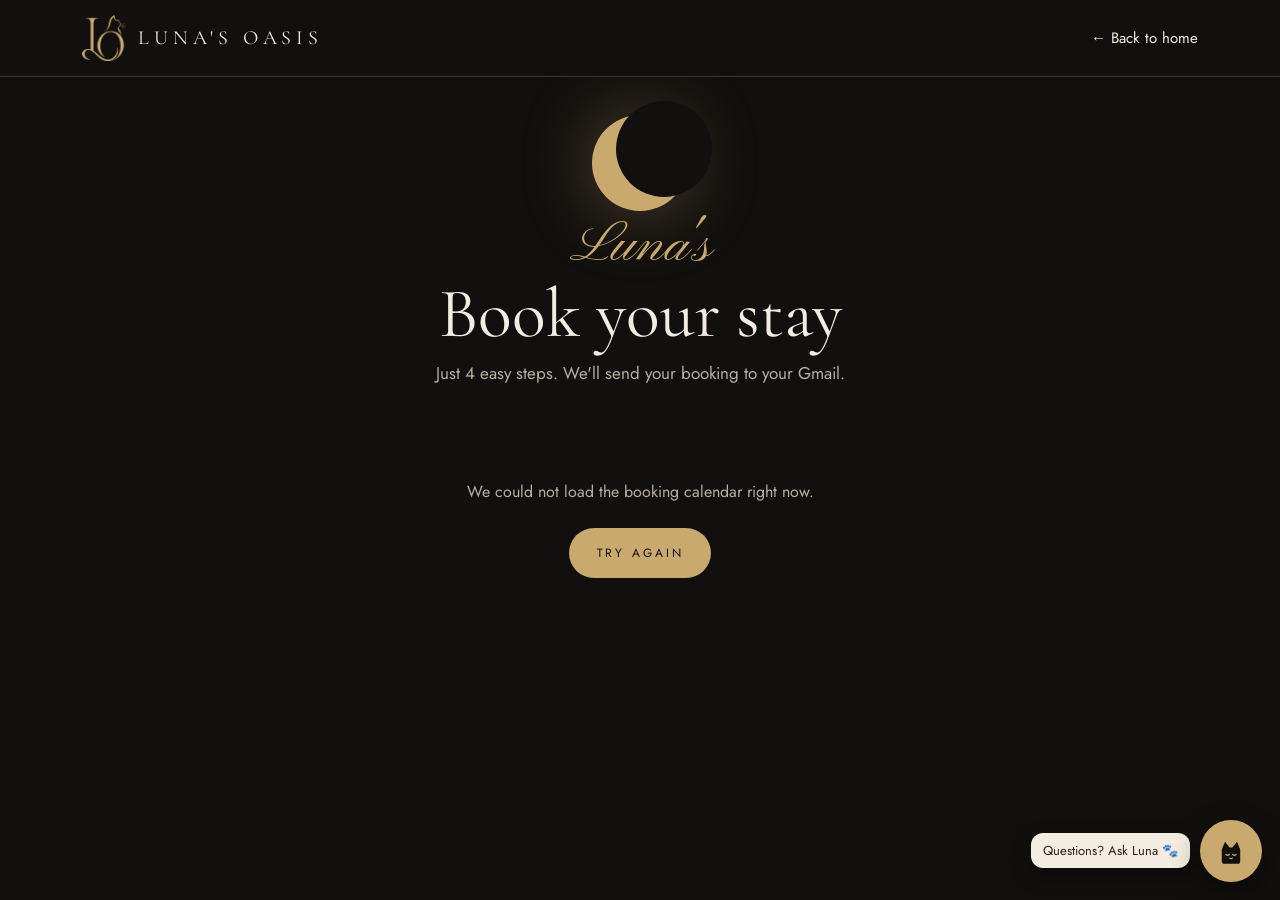
<file: book.html>
<!doctype html>
<html lang="en">
<head>
<meta charset="utf-8">
<meta name="viewport" content="width=device-width, initial-scale=1">
<title>Book your stay — Luna's Oasis</title>
<meta name="description" content="Book your staycation at Luna's Oasis, Quezon City. Pick a date, time and package, add your guests, and get your booking ticket.">
<meta name="theme-color" content="#12100E">
<link rel="icon" type="image/png" href="assets/img/logo.png">
<link rel="manifest" href="manifest.webmanifest?v=2">
<link rel="apple-touch-icon" href="assets/icons/icon-180.png?v=2">
<meta name="apple-mobile-web-app-capable" content="yes">
<meta name="mobile-web-app-capable" content="yes">
<meta name="apple-mobile-web-app-title" content="Luna's Oasis">
<meta name="apple-mobile-web-app-status-bar-style" content="black">
<link rel="preconnect" href="https://fonts.googleapis.com">
<link rel="preconnect" href="https://fonts.gstatic.com" crossorigin>
<link href="https://fonts.googleapis.com/css2?family=Cormorant+Garamond:ital,wght@0,300;0,400;0,500;0,600;1,300;1,400&amp;family=Jost:wght@300;400;500;600&amp;family=Pinyon+Script&amp;display=swap" rel="stylesheet">
<style>html{background:#12100E}html.fl body{opacity:0}html.fr body{opacity:1;transition:opacity .3s ease}</style>
<script>(function () { var d = document.documentElement; if (!document.fonts) return; d.classList.add('fl'); var done = false; function show() { if (done) return; done = true; d.classList.remove('fl'); d.classList.add('fr'); } document.fonts.ready.then(show); setTimeout(show, 1200); })();</script>
<style>
:root{
  --ink:#12100E; --ink2:#1B1714; --cream:#F3ECE0; --paper:#FBF7EE; --line:#E2D6C2;
  --gold:#C9A96E; --bronze:#7A5A2E; --text:#2A231D; --muted:#6B6157; --soft:#B9AE9F;
  --busy:#D3C7B5; --part:#EAD9B5; --bad:#9A3B2E; --ok:#2F5A47;
}
*{box-sizing:border-box}
body{margin:0;background:var(--ink);color:var(--cream);font-family:Jost,sans-serif;font-size:16px;line-height:1.5}
a{color:var(--gold)}
button,input,select{font:inherit}
.wrap{max-width:1180px;margin:0 auto;padding:0 32px}
.cap{font-size:12px;letter-spacing:.32em;text-transform:uppercase}
.sr{position:absolute;left:-9999px;width:1px;height:1px;overflow:hidden}

/* top bar */
.top{border-bottom:1px solid rgba(201,169,110,.25)}
.top .wrap{display:flex;align-items:center;justify-content:space-between;gap:16px;min-height:76px}
.brand{display:flex;align-items:center;gap:12px;text-decoration:none;color:var(--cream)}
.brand img{height:46px;width:auto}
.brand span{font-family:'Cormorant Garamond',serif;font-size:20px;letter-spacing:.24em;text-transform:uppercase}
.back{color:var(--cream);text-decoration:none;font-size:15px}
.back:hover{color:var(--gold)}

/* hero */
.hero{position:relative;text-align:center;padding:38px 16px 34px;overflow:hidden}
.moon{position:relative;width:96px;height:96px;margin:0 auto 6px}
.moon:before,.moon:after{content:"";position:absolute;inset:0;border-radius:50%}
.moon:before{background:var(--gold);box-shadow:0 0 70px rgba(201,169,110,.35)}
.moon:after{background:var(--ink);transform:translate(24px,-14px)}
.hero .luna{font-family:'Pinyon Script',cursive;color:var(--gold);font-size:56px;line-height:1.1}
.hero h1{font-family:'Cormorant Garamond',serif;font-weight:400;font-size:clamp(40px,6vw,70px);line-height:1;margin:0}
.hero p{color:var(--soft);margin:12px 0 0;font-size:17px}

/* steps */
.steps{display:flex;gap:6px;background:var(--cream);border:1px solid var(--line);border-radius:999px;padding:7px;margin:0 0 22px}
.steps button{flex:1 1 0;display:flex;align-items:center;justify-content:center;gap:10px;min-height:48px;border:0;border-radius:999px;background:transparent;color:var(--text);cursor:pointer;font-size:12px;letter-spacing:.22em;text-transform:uppercase;padding:0 8px}
.steps button .n{width:24px;height:24px;border-radius:50%;display:inline-flex;align-items:center;justify-content:center;background:#E6DCCB;font-size:11px;letter-spacing:0;flex:none}
.steps button[aria-current="step"]{background:var(--ink);color:var(--gold)}
.steps button[aria-current="step"] .n{background:var(--cream);color:var(--ink)}
.steps button.done .n{background:var(--gold);color:var(--ink)}
.steps button:disabled{cursor:default;opacity:.55}
.steps .short{display:none}

/* layout */
.layout{display:flex;flex-wrap:wrap;gap:22px;align-items:flex-start;padding-bottom:70px}
.main{flex:999 1 560px;min-width:0}
.aside{flex:1 1 340px;min-width:0}
.card{background:var(--cream);color:var(--text);border:1px solid var(--line);border-radius:26px;padding:30px 32px}
.card h2{font-family:'Cormorant Garamond',serif;font-weight:500;font-size:34px;line-height:1.1;margin:0}
.card .sub{color:var(--muted);margin:6px 0 22px;font-size:15px}
.navrow{display:flex;justify-content:space-between;align-items:center;gap:12px;margin-top:22px}
.pill{display:inline-flex;align-items:center;justify-content:center;gap:10px;min-height:50px;padding:0 28px;border-radius:999px;border:0;cursor:pointer;font-size:12px;letter-spacing:.24em;text-transform:uppercase;text-decoration:none}
.pill.gold{background:var(--gold);color:var(--ink)}
.pill.gold:disabled{background:#3A332C;color:#8A7E6E;cursor:not-allowed}
.pill.ghost{background:transparent;color:var(--cream);border:1px solid rgba(243,236,224,.45)}
.pill.dark{background:var(--ink);color:var(--gold)}
.pill:focus-visible,.steps button:focus-visible,.day:focus-visible,.chip:focus-visible{outline:2px solid var(--gold);outline-offset:2px}
.err{background:#F6E3DF;color:var(--bad);border-radius:12px;padding:10px 14px;font-size:14px;margin-top:14px}
.note{font-size:13px;color:var(--muted);margin-top:12px}

/* calendar */
.calnav{display:flex;align-items:center;justify-content:space-between;margin-bottom:12px}
.calnav h3{font-family:'Cormorant Garamond',serif;font-weight:500;font-size:28px;margin:0}
.round{width:44px;height:44px;border-radius:50%;border:1px solid var(--line);background:var(--paper);color:var(--text);cursor:pointer;font-size:18px}
.round:disabled{opacity:.35;cursor:default}
.promo{display:flex;align-items:center;gap:14px;background:var(--ink2);color:var(--cream);border:1px solid var(--gold);border-radius:14px;padding:10px 16px;margin-bottom:14px}
.promo b{font-family:'Cormorant Garamond',serif;font-size:30px;color:var(--gold);font-weight:600;white-space:nowrap}
.promo span{font-size:14px}
.promo em{color:var(--gold);font-style:normal}
.dow,.grid{display:grid;grid-template-columns:repeat(7,minmax(0,1fr));gap:8px}
.dow div{text-align:center;font-size:11px;letter-spacing:.2em;color:var(--muted);padding:4px 0}
.day{min-height:62px;border-radius:14px;border:1px solid var(--line);background:var(--paper);color:var(--text);cursor:pointer;display:flex;flex-direction:column;align-items:center;justify-content:center;gap:2px;padding:4px}
.day b{font-family:'Cormorant Garamond',serif;font-size:22px;font-weight:600;line-height:1}
.day small{font-size:9px;letter-spacing:.14em;text-transform:uppercase;color:var(--muted)}
.day.empty{visibility:hidden}
.day.off{background:transparent;border-color:transparent;color:#B5AA9A;cursor:default}
.day.part{background:var(--part);border-color:var(--part)}
.day.full{background:var(--busy);border-color:var(--busy);cursor:default;color:#6F6458}
.day.sel{background:var(--ink);border-color:var(--ink);color:var(--cream)}
.day.sel small{color:var(--gold)}
.legend{display:flex;flex-wrap:wrap;gap:8px 18px;margin-top:14px;font-size:13px;color:var(--muted)}
.legend i{display:inline-block;width:14px;height:14px;border-radius:50%;vertical-align:-2px;margin-right:6px;border:1px solid var(--line)}

/* packages / times */
.pkgs{display:grid;grid-template-columns:1fr 1fr;gap:12px}
.pkg{text-align:left;border:1.5px solid var(--line);background:var(--paper);border-radius:18px;padding:16px 18px;cursor:pointer;color:var(--text)}
.pkg[aria-pressed="true"]{border-color:var(--ink);box-shadow:0 0 0 1.5px var(--ink) inset}
.pkg .t{font-family:'Cormorant Garamond',serif;font-size:26px;font-weight:600;line-height:1}
.pkg .d{font-size:13px;color:var(--muted);margin:4px 0 10px}
.pkg .p{font-family:'Cormorant Garamond',serif;font-size:30px;font-weight:600}
.pkg s{font-size:13px;color:var(--muted);margin-left:6px}
.label{font-size:11px;letter-spacing:.24em;text-transform:uppercase;color:var(--muted);margin:22px 0 10px;display:block}
.chip{min-height:42px;border-radius:12px;border:1px solid var(--line);background:var(--paper);color:var(--text);cursor:pointer;font-size:14px}
.chip[aria-pressed="true"]{background:var(--ink);color:var(--gold);border-color:var(--ink)}
.chip:disabled{background:transparent;color:#B9AE9F;text-decoration:line-through;cursor:default}
.stepper{display:inline-flex;align-items:center;gap:12px}
.stepper output{min-width:70px;text-align:center;font-size:16px}

/* guests */
.paxrow{display:flex;gap:8px;flex-wrap:wrap}
.paxrow .chip{min-width:58px;font-size:16px}
.check{display:flex;gap:10px;align-items:flex-start;margin-top:14px;font-size:14px;cursor:pointer}
.check input{width:20px;height:20px;accent-color:var(--bronze);flex:none;margin-top:1px}
.guest{border:1px solid var(--line);background:var(--paper);border-radius:16px;padding:14px 16px;margin-top:12px}
.guest .gh{font-size:11px;letter-spacing:.22em;text-transform:uppercase;color:var(--bronze);margin-bottom:8px}
.inp{width:100%;min-height:46px;border:1.5px solid var(--line);border-radius:12px;background:#fff;padding:0 14px;color:var(--text);font-size:16px}
.inp:focus{outline:none;border-color:var(--bronze)}
.file{display:flex;align-items:center;gap:12px;margin-top:10px;flex-wrap:wrap}
.file label{display:inline-flex;align-items:center;gap:8px;min-height:40px;padding:0 16px;border-radius:999px;border:1.5px solid var(--text);cursor:pointer;font-size:13px}
.file input{position:absolute;left:-9999px}
.file .fs{font-size:13px;color:var(--muted)}
.file .fs.ok{color:var(--ok)}
.file img{width:44px;height:30px;object-fit:cover;border-radius:6px;border:1px solid var(--line)}
.pkg .tot{font-size:13px;color:var(--muted);margin-top:8px}
.pkg .tot b{color:var(--text)}
.pkghead{font-size:13px;font-weight:600;color:var(--text);margin:18px 0 8px}
.pkghead:first-of-type{margin-top:4px}
.altlink{display:block;width:100%;margin-top:14px;text-align:left;background:transparent;border:1.5px dashed var(--line);border-radius:14px;padding:12px 16px;color:var(--muted);cursor:pointer;font-size:14px;line-height:1.45}
.altlink b{color:var(--bronze);font-weight:600}
.altlink:hover{border-color:var(--bronze)}
.backlink{background:none;border:0;color:var(--bronze);cursor:pointer;padding:6px 0;font-size:14px;margin:0 0 6px;text-decoration:underline;text-underline-offset:3px}
.staybar{display:flex;flex-wrap:wrap;gap:6px 16px;background:var(--paper);border:1px solid var(--line);border-radius:14px;padding:10px 14px;font-size:14px;color:var(--text);margin:0 0 16px}
.bk{border:1px solid var(--line);border-radius:16px;background:var(--paper);padding:8px 16px 10px;color:var(--text)}
.bk .r{display:flex;justify-content:space-between;gap:12px;font-size:14.5px;padding:7px 0;border-bottom:1px dashed var(--line)}
.bk .r span:last-child{text-align:right;white-space:nowrap}
.bk .r.disc{color:var(--ok)}
.bk .r.tot{border-bottom:0;font-weight:600;padding-top:10px;align-items:baseline}
.bk .r.tot span:last-child{font-family:'Cormorant Garamond',serif;font-size:30px}
select.inp{cursor:pointer;padding-right:8px}
.kind{display:flex;gap:8px;flex-wrap:wrap;margin-top:10px}
.kind .chip{padding:0 14px}
.idprev{display:flex;align-items:center;gap:12px;margin-top:10px;padding:10px;border:1px solid var(--line);border-radius:12px;background:#fff}
.idprev button{padding:0;border:0;background:none;cursor:zoom-in;flex:none;line-height:0}
.idprev img{width:104px;height:68px;object-fit:cover;border-radius:8px;border:1px solid var(--line)}
.idprev .pdf{width:104px;height:68px;border-radius:8px;background:#F1E8DA;display:flex;align-items:center;justify-content:center;font-weight:600;color:var(--bronze);flex:none;line-height:1.2}
.idprev .idcap{font-size:13px;line-height:1.45;color:var(--muted);min-width:0;overflow-wrap:anywhere}
.idprev .idcap b{display:block;color:var(--text);font-size:14px}
.idprev .idcap .ok{color:var(--ok)}
.agebox{display:flex;gap:8px;margin-top:8px;align-items:center;flex-wrap:wrap}
.agebox .inp{width:96px}
.agebox select.inp{width:auto;min-width:120px}
.ghint{font-size:13px;color:var(--muted);margin:8px 0 0}
.babybox{border:1px dashed var(--bronze);border-radius:16px;padding:12px 16px;margin-top:10px;background:var(--paper)}
.miss{font-size:13.5px;color:var(--bad);margin:14px 0 0}
#idview{position:fixed;inset:0;z-index:60;background:rgba(14,12,11,.92);display:flex;flex-direction:column;align-items:center;justify-content:center;gap:14px;padding:18px}
#idview img{max-width:min(720px,100%);max-height:75vh;border-radius:12px}
#idview p{margin:0;color:#F3ECE0;text-align:center;font-size:15px}

/* details */
.rules{margin:10px 0 0;padding:0;list-style:none;font-size:14px}
.rules li{display:flex;gap:10px;padding:7px 0;border-bottom:1px solid var(--line)}
.rules li:before{content:"✦";color:var(--gold)}

/* summary */
.sum{background:var(--paper);color:var(--text);border-radius:26px;overflow:hidden;border:1px solid var(--line)}
.sum .head{background:var(--ink);color:var(--cream);padding:18px 22px;display:flex;align-items:center;gap:12px}
.sum .head img{height:40px}
.sum .head div div:first-child{font-size:10px;letter-spacing:.26em;text-transform:uppercase;color:var(--gold)}
.sum .head div div:last-child{font-family:'Cormorant Garamond',serif;font-size:22px}
.sum .body{padding:16px 22px 20px}
.row{display:flex;justify-content:space-between;gap:12px;padding:8px 0;border-bottom:1px dashed var(--line);font-size:14px}
.row span:last-child{text-align:right}
.row.total{border-bottom:0;font-size:16px;font-weight:600;padding-top:12px}
.row.total span:last-child{font-family:'Cormorant Garamond',serif;font-size:30px}
.row.disc span{color:var(--ok)}
.promo-tag{display:inline-block;background:var(--gold);color:var(--ink);border-radius:999px;padding:2px 10px;font-size:11px;font-weight:600;letter-spacing:.08em}

/* date range + typed time */
.day.range{background:#E9DDC6;border-color:#D9C7A3}
.day.range small{color:var(--bronze)}
.selbar{display:flex;flex-wrap:wrap;align-items:center;gap:8px 14px;margin-top:16px;background:var(--ink);color:var(--cream);border-radius:14px;padding:12px 16px;font-size:14px}
.selbar b{color:var(--gold);font-weight:500}
.selbar button{margin-left:auto;background:none;border:1px solid rgba(243,236,224,.4);color:var(--cream);border-radius:999px;padding:4px 12px;font-size:12px;cursor:pointer}
.timebox{display:flex;align-items:center;gap:10px;flex-wrap:wrap}
.timebox input[type=time]{min-height:52px;font-size:22px;font-family:'Cormorant Garamond',serif;font-weight:600;padding:0 14px;border:1.5px solid var(--line);border-radius:14px;background:#fff;color:var(--text);min-width:170px}
.timebox input[type=time]:focus{outline:none;border-color:var(--bronze)}
.timebox input.bad{border-color:var(--bad);background:#FBEDEA}
.tmsg{margin-top:10px;font-size:14px;line-height:1.5}
.tmsg.ok{color:var(--ok)}
.tmsg.bad{color:var(--bad)}
.usebtn{margin-left:6px;background:var(--ink);color:var(--gold);border:0;border-radius:999px;padding:4px 12px;font-size:12px;cursor:pointer}
.busy{margin-top:12px;background:var(--paper);border:1px solid var(--line);border-radius:14px;padding:10px 14px;font-size:13px;color:var(--muted)}
.busy b{color:var(--text);font-weight:600}
.nightcard{border:1.5px solid var(--ink);background:var(--paper);border-radius:18px;padding:16px 18px}
.nightcard .t{font-family:'Cormorant Garamond',serif;font-size:26px;font-weight:600;line-height:1}
.nightcard .d{font-size:13px;color:var(--muted);margin-top:6px}

/* ticket */
.donewrap{max-width:640px;margin:0 auto 70px}
.ticket{background:var(--paper);color:var(--text);border-radius:26px;overflow:hidden;box-shadow:0 22px 50px rgba(0,0,0,.45)}
.ticket .th{background:var(--ink);padding:22px 26px;display:flex;align-items:center;justify-content:space-between;gap:12px;border-bottom:2px solid var(--gold)}
.ticket .th img{height:52px}
.ticket .th .k{font-size:10px;letter-spacing:.3em;color:var(--gold);text-transform:uppercase;text-align:right}
.ticket .th .ref{font-family:'Cormorant Garamond',serif;font-size:30px;color:var(--cream);text-align:right}
.ticket .tb{padding:20px 26px 24px}
.tgrid{display:grid;grid-template-columns:1fr 1fr;gap:12px;margin-bottom:12px}
.tbox{background:#F1E8DA;border-radius:14px;padding:12px 14px}
.tbox div:first-child{font-size:10px;letter-spacing:.24em;text-transform:uppercase;color:var(--muted)}
.tbox div:last-child{font-weight:600;margin-top:2px}
.status{display:flex;gap:10px;background:#FFF4D6;border:1px solid #EAD9B5;border-radius:14px;padding:12px 14px;font-size:14px;margin-top:14px}
.after{margin:18px 0 0;padding:0 0 0 18px;color:var(--soft);font-size:15px}
.after li{margin:6px 0}
.actions{display:flex;flex-wrap:wrap;gap:10px;margin-top:20px}
.thanks{text-align:center;margin:0 0 22px}
.thanks h2{font-family:'Cormorant Garamond',serif;font-weight:400;font-size:clamp(32px,5vw,48px);margin:0}
.thanks p{color:var(--soft);margin:6px 0 0}

.loading{padding:60px 16px;text-align:center;color:var(--soft)}
.spin{width:28px;height:28px;border-radius:50%;border:2px solid rgba(201,169,110,.3);border-top-color:var(--gold);animation:sp 1s linear infinite;margin:0 auto 12px}
@keyframes sp{to{transform:rotate(360deg)}}

/* phones */
@media (max-width: 760px){
  .wrap{padding:0 14px}
  .top .wrap{min-height:58px}
  .brand img{height:34px}
  .brand span{font-size:14px;letter-spacing:.2em}
  .back{font-size:13px}
  .hero{padding:20px 14px 18px}
  .moon{width:60px;height:60px}
  .moon:after{transform:translate(15px,-9px)}
  .hero .luna{font-size:38px}
  .hero h1{font-size:34px}
  .hero p{font-size:14px}
  .steps{border-radius:16px;padding:5px;gap:4px}
  .steps button{flex-direction:column;gap:3px;min-height:52px;font-size:10px;letter-spacing:.1em;border-radius:12px}
  .steps .long{display:none}
  .steps .short{display:inline}
  .card{border-radius:20px;padding:18px 14px}
  .card h2{font-size:26px}
  .card .sub{font-size:13.5px;margin-bottom:14px}
  .calnav h3{font-size:22px}
  .round{width:38px;height:38px}
  .promo{padding:8px 12px;gap:10px}
  .promo b{font-size:20px}
  .promo span{font-size:12px}
  .dow,.grid{gap:4px}
  .dow div{font-size:9px;letter-spacing:.08em}
  .day{min-height:46px;border-radius:10px;padding:2px}
  .day b{font-size:17px}
  .day small{display:none}
  .day.part:after,.day.full:after{content:"";width:5px;height:5px;border-radius:50%;background:var(--bronze);margin-top:2px}
  .day.full:after{background:#6F6458}
  .legend{font-size:11.5px;gap:6px 12px}
  .pkgs{gap:8px}
  .pkg{padding:12px}
  .pkg .t{font-size:21px}
  .pkg .d{font-size:11.5px}
  .pkg .p{font-size:24px}
  .timebox input[type=time]{font-size:20px;min-width:150px}
  .selbar{font-size:13px}
  .chip{min-height:38px;font-size:12.5px;border-radius:10px}
  .navrow .pill{min-height:46px;padding:0 20px;font-size:11px}
  .tgrid{gap:8px}
  .ticket .th{padding:16px 18px}
  .ticket .th img{height:40px}
  .ticket .th .ref{font-size:24px}
  .ticket .tb{padding:16px 18px 20px}
  .layout{gap:14px;padding-bottom:40px}
  .aside{order:-1}
}
</style>
</head>
<body>

<header class="top">
  <div class="wrap">
    <a class="brand" href="./"><img src="assets/img/logo.png" alt=""><span>Luna's Oasis</span></a>
    <a class="back" href="./">← Back to home</a>
  </div>
</header>

<section class="hero">
  <div class="moon" aria-hidden="true"></div>
  <div class="luna">Luna's</div>
  <h1>Book your stay</h1>
  <p>Just 4 easy steps. We'll send your booking to your Gmail.</p>
</section>

<main class="wrap" id="app">
  <div class="loading"><div class="spin"></div>Loading the calendar…</div>
</main>

<script src="js/config.js"></script>
<script>
(function () {
  'use strict';
  var API = window.LUNA_CONFIG && window.LUNA_CONFIG.API_URL;
  var app = document.getElementById('app');
  var MONTHS = ['January','February','March','April','May','June','July','August','September','October','November','December'];
  var MON = ['Jan','Feb','Mar','Apr','May','Jun','Jul','Aug','Sep','Oct','Nov','Dec'];
  var DOW = ['Sun','Mon','Tue','Wed','Thu','Fri','Sat'];
  var HOUR = 3600000, DAY = 86400000, PH = 8 * HOUR, MAX_NIGHTS = 7, MAX_EXTRA = 9;

  var cfg = null;            // prices and rules from the Sheet
  var blocksByMonth = {};    // 'yyyy-mm' -> [{s,e}]
  var gapMs = 2 * HOUR;
  var S = {
    step: 1, y: 0, m: 0, inDay: '', nights: 1, outPicked: false, time: '', pkg: '', tier: 0, extra: 0,
    alt: false, pax: 2, baby: false, babyName: '', babyAge: '', babyUnit: 'months', guests: [], email: '', agree: false,
    busy: false, error: '', ticket: null
  };

  // ---------- helpers ----------
  function esc(s) { return String(s == null ? '' : s).replace(/[&<>"']/g, function (c) { return { '&': '&amp;', '<': '&lt;', '>': '&gt;', '"': '&quot;', "'": '&#39;' }[c]; }); }
  function peso(n) { return '₱' + Math.round(n).toLocaleString('en-PH'); }
  function pad(n) { return (n < 10 ? '0' : '') + n; }
  function ymd(y, m, d) { return y + '-' + pad(m + 1) + '-' + pad(d); }
  function todayYmd() { return new Date(Date.now() + PH).toISOString().slice(0, 10); }
  function ms(day, hm) {      // Manila local -> epoch ms
    var p = day.split('-'), t = (hm || '00:00').split(':');
    return Date.UTC(+p[0], +p[1] - 1, +p[2], +t[0], +t[1]) - PH;
  }
  function local(msv) { var d = new Date(msv + PH); return { day: d.toISOString().slice(0, 10), hm: d.toISOString().slice(11, 16) }; }
  function addDays(day, n) { return new Date(ms(day) + PH + n * DAY).toISOString().slice(0, 10); }
  function daysBetween(a, b) { return Math.round((ms(b) - ms(a)) / DAY); }
  function hm12(hm) { var h = +hm.slice(0, 2), m = hm.slice(3); return ((h + 11) % 12 + 1) + ':' + m + ' ' + (h < 12 ? 'AM' : 'PM'); }
  function niceDay(day) { var d = new Date(ms(day) + PH); return DOW[d.getUTCDay()] + ', ' + MON[d.getUTCMonth()] + ' ' + d.getUTCDate() + ' ' + d.getUTCFullYear(); }
  function shortDay(day) { return niceDay(day).replace(/ \d{4}$/, ''); }
  function niceWhen(msv) { var l = local(msv); return niceDay(l.day) + ' · ' + hm12(l.hm); }
  function shortWhen(msv) { var l = local(msv); return shortDay(l.day) + ', ' + hm12(l.hm); }
  function rateOf(pkg) { return (cfg.rates || []).filter(function (r) { return r.package === pkg; })[0]; }
  function nightlyPkg() { var r = cfg.rates.filter(function (x) { return x.hours >= 20; })[0]; return r ? r.package : ''; }
  function promoFor(day) {
    return (cfg.promos || []).filter(function (p) { return p.start_date <= day && day <= p.end_date; })[0] || null;
  }
  function monthKey(y, m) { return y + '-' + pad(m + 1); }
  function step() { return cfg.checkin_step_minutes || 30; }

  // The stay the guest has chosen so far.
  // S.nights = nights picked on the calendar. S.alt = the guest chose a shorter stay
  // (10 hours, or 22 hours only) on its own screen; S.nights is kept so going back restores it.
  function isNightly() { var r = rateOf(S.pkg); return !!(r && r.hours >= 20); }
  function nights() { return isNightly() ? (S.alt ? 1 : S.nights) : 0; }
  function pickedDays() { return S.alt || (S.pkg && !isNightly()) ? 1 : S.nights; }
  function outDay() { return S.inDay && nights() ? addDays(S.inDay, S.nights) : ''; }
  function pkgNow() { return S.pkg; }
  function stayHours() {
    var r = rateOf(pkgNow()); if (!r) return 0;
    var n = nights();
    return (n ? 24 * (n - 1) + r.hours : r.hours) + S.extra;
  }
  function stayAt(hm) { var s0 = ms(S.inDay, hm); return { s: s0, e: s0 + stayHours() * HOUR }; }

  function price(tierArg) {
    var r = rateOf(pkgNow()); if (!r) return null;
    var tier = tierArg || S.tier;
    var base = tier === 4 ? r.rate_3_4_pax : r.rate_1_2_pax, units = Math.max(1, nights());
    var t = { base: base, units: units, nightly: nights() > 0, lines: [], stay: 0, disc: 0, promoName: '', pcts: {} };
    for (var i = 0; i < units; i++) {
      var day = addDays(S.inDay, i), pr = promoFor(day), pct = pr ? pr.percent_off : 0, d = Math.round(base * pct / 100);
      t.lines.push({ day: day, pct: pct, disc: d }); t.stay += base; t.disc += d; t.pcts[pct] = 1;
      if (pr && !t.promoName) t.promoName = pr.name;
    }
    var keys = Object.keys(t.pcts); t.pct = keys.length === 1 ? +keys[0] : null;
    // staying over: the hours between each 22-hour night (24 - 22 = 2) are paid like extra hours
    t.stayHrs = nights() > 1 ? (nights() - 1) * (24 - r.hours) : 0;
    t.stayTotal = t.stayHrs * cfg.extra_hour_rate;
    t.extras = S.extra * cfg.extra_hour_rate; t.deposit = cfg.deposit;
    t.total = t.stay - t.disc + t.stayTotal + t.extras + t.deposit;
    return t;
  }

  function allBlocks() {
    var all = [], seen = {};
    Object.keys(blocksByMonth).forEach(function (k) {
      blocksByMonth[k].forEach(function (b) { var id = b.s + '-' + b.e; if (!seen[id]) { seen[id] = 1; all.push(b); } });
    });
    return all;
  }
  function clashes(s0, e0) {
    return allBlocks().filter(function (b) { return s0 < b.e + gapMs && b.s < e0 + gapMs; });
  }
  function timeOk(hm) { if (!S.inDay || !hm) return false; var st = stayAt(hm); return clashes(st.s, st.e).length === 0; }
  function slots() { var out = []; for (var t = 0; t < 1440; t += step()) out.push(pad(Math.floor(t / 60)) + ':' + pad(t % 60)); return out; }
  function nextOk(fromHm) {
    var list = slots(), i0 = Math.max(0, list.indexOf(fromHm));
    for (var i = i0; i < list.length; i++) if (timeOk(list[i])) return list[i];
    return '';
  }
  function prevOk(fromHm) {
    var list = slots(), i0 = list.indexOf(fromHm);
    for (var i = i0 - 1; i >= 0; i--) if (timeOk(list[i])) return list[i];
    return '';
  }
  function minDay() { return addDays(todayYmd(), cfg.min_notice_days || 0); }
  function maxDay() {
    var t = todayYmd(), d = new Date(Date.UTC(+t.slice(0, 4), +t.slice(5, 7) - 1 + (cfg.max_months_ahead || 12), +t.slice(8, 10)));
    return d.toISOString().slice(0, 10);
  }
  function dayStatus(day) {
    if (day < minDay() || day > maxDay()) return 'off';
    var s0 = ms(day), s1 = s0 + DAY, bl = allBlocks();
    var touched = bl.some(function (b) { return b.s < s1 + gapMs && b.e + gapMs > s0; });
    if (!touched) return 'free';
    var minHours = Math.min.apply(null, cfg.rates.map(function (r) { return r.hours; }));
    var any = slots().some(function (hm) { var a = ms(day, hm); return !bl.some(function (b) { return a < b.e + gapMs && b.s < a + minHours * HOUR + gapMs; }); });
    return any ? 'part' : 'full';
  }

  // ---------- backend ----------
  function getJSON(params) {
    var q = Object.keys(params).map(function (k) { return k + '=' + encodeURIComponent(params[k]); }).join('&');
    return fetch(API + '?' + q).then(function (r) { return r.json(); }).then(function (j) {
      if (!j.ok) throw new Error(j.error || 'Something went wrong.'); return j.data;
    });
  }
  function postJSON(body) {
    return fetch(API, { method: 'POST', headers: { 'Content-Type': 'text/plain;charset=utf-8' }, body: JSON.stringify(body) })
      .then(function (r) { return r.json(); })
      .then(function (j) { if (!j.ok) throw new Error(j.error || 'Something went wrong.'); return j.data; });
  }
  var loadingMonth = {};
  function loadMonth(y, m, force) {
    if (m < 0) { m = 11; y--; } if (m > 11) { m = 0; y++; }
    var key = monthKey(y, m);
    if ((blocksByMonth[key] && !force) || loadingMonth[key]) return Promise.resolve();
    loadingMonth[key] = true;
    var from = ymd(y, m, 1), to = ymd(y, m, new Date(Date.UTC(y, m + 1, 0)).getUTCDate());
    return getJSON({ action: 'getAvailability', from: from, to: to }).then(function (d) {
      gapMs = d.gap_ms; blocksByMonth[key] = d.blocks || [];
    }).finally(function () { loadingMonth[key] = false; });
  }
  function loadSpan() { // make sure every month the stay touches is loaded
    if (!S.inDay) return Promise.resolve();
    var a = S.inDay, b = addDays(S.inDay, MAX_NIGHTS + 1), jobs = [], seen = {};
    for (var d = addDays(a, -1); d <= addDays(b, 1); d = addDays(d, 1)) {
      var k = d.slice(0, 7); if (seen[k]) continue; seen[k] = 1;
      jobs.push(loadMonth(+k.slice(0, 4), +k.slice(5, 7) - 1));
    }
    return Promise.all(jobs);
  }

  // ---------- rendering ----------
  var STEP_NAMES = [['Date', 'Date'], ['Package & time', 'Time'], ['Guests & IDs', 'IDs'], ['Details', 'Details']];
  function stepOk(n) {
    if (n === 1) return !!S.inDay;
    if (n === 2) return !!(S.pkg && S.tier && S.time && timeOk(S.time));
    if (n === 3) return S.guests.length === S.pax && !guestsMissing();
    if (n === 4) return /^[a-z0-9._%+-]+@gmail\.com$/i.test(S.email.trim()) && S.agree;
    return false;
  }
  function canGo(n) { for (var i = 1; i < n; i++) if (!stepOk(i)) return false; return true; }

  function render() {
    if (S.ticket) { renderTicket(); return; }
    var steps = STEP_NAMES.map(function (n, i) {
      var k = i + 1, cur = S.step === k, done = k < S.step;
      return '<button type="button" data-go="' + k + '"' + (cur ? ' aria-current="step"' : '') + (done ? ' class="done"' : '') +
        (canGo(k) ? '' : ' disabled') + '><span class="n">' + (done ? '✓' : k) + '</span><span class="long">' + n[0] + '</span><span class="short">' + n[1] + '</span></button>';
    }).join('');
    var body = [stepDate, stepTime, stepGuests, stepDetails][S.step - 1]();
    var aside = S.step === 4 ? '<aside class="aside">' + summary() + '</aside>' : '';
    app.innerHTML = '<nav class="steps" aria-label="Booking steps">' + steps + '</nav>' +
      '<div class="layout"><div class="main"><div class="card">' + body +
      (S.error ? '<div class="err" role="alert">' + esc(S.error) + '</div>' : '') +
      (S.note ? '<p class="note" role="status" style="color:#2F5A47">' + esc(S.note) + '</p>' : '') +
      '</div>' + navRow() + '</div>' + aside + '</div>';
  }

  function navRow() {
    var back = S.step > 1 ? '<button type="button" class="pill ghost" data-act="back">← Back</button>' : '<span></span>';
    var next = S.step < 4
      ? '<button type="button" class="pill gold" data-act="next"' + (stepOk(S.step) ? '' : ' disabled') + '>Continue →</button>'
      : '<button type="button" class="pill gold" data-act="submit"' + (stepOk(4) && !S.busy ? '' : ' disabled') + '>' + (S.busy ? 'Sending…' : 'Send booking request') + '</button>';
    return '<div class="navrow">' + back + next + '</div>';
  }

  function stepDate() {
    var y = S.y, m = S.m, key = monthKey(y, m);
    var first = new Date(Date.UTC(y, m, 1)).getUTCDay(), days = new Date(Date.UTC(y, m + 1, 0)).getUTCDate();
    var loaded = !!blocksByMonth[key], od = outDay(), last = S.inDay ? addDays(S.inDay, pickedDays() - 1) : '';
    var cells = '';
    for (var i = 0; i < first; i++) cells += '<div class="day empty"></div>';
    for (var d = 1; d <= days; d++) {
      var day = ymd(y, m, d), st = loaded ? dayStatus(day) : (day < minDay() || day > maxDay() ? 'off' : 'free');
      var picked = S.inDay && day >= S.inDay && day <= last, isOut = od === day;
      var cls = 'day' + (st === 'off' ? ' off' : st === 'full' ? ' full' : st === 'part' ? ' part' : '') + (picked ? ' sel' : isOut ? ' range' : '');
      var label = picked ? (day === S.inDay ? 'Check-in' : 'Night ' + (daysBetween(S.inDay, day) + 1)) : isOut ? 'Check-out' : st === 'full' ? 'Booked' : st === 'part' ? 'Partial' : '';
      var dis = !loaded || st === 'off' || (st === 'full' && !picked);
      cells += '<button type="button" class="' + cls + '" data-day="' + day + '"' + (dis ? ' disabled' : '') +
        ' aria-label="' + niceDay(day) + (label ? ', ' + label : '') + '"><b>' + d + '</b>' + (label ? '<small>' + label + '</small>' : '') + '</button>';
    }
    var t = todayYmd(), canPrev = (y > +t.slice(0, 4)) || (y === +t.slice(0, 4) && m > +t.slice(5, 7) - 1);
    var mx = maxDay(), canNext = ymd(y, m, 1) < mx.slice(0, 8) + '01';
    var promo = promoForMonth(y, m), banner = '';
    if (promo) {
      var r10 = cfg.rates[0];
      banner = '<div class="promo"><b>' + promo.percent_off + '% OFF</b><span>Promo rates for ' + MONTHS[m] + ' stays' +
        (r10 ? ' · 2 pax from <em>' + peso(r10.rate_1_2_pax * (100 - promo.percent_off) / 100) + '</em>, 4 pax from <em>' + peso(r10.rate_3_4_pax * (100 - promo.percent_off) / 100) + '</em>' : '') + '</span></div>';
    }
    var sel = '';
    if (S.inDay) {
      var n = pickedDays();
      sel = '<div class="selbar"><span>Check-in <b>' + shortDay(S.inDay) + '</b></span>' +
        (od ? '<span>Check-out <b>' + shortDay(od) + '</b></span>' : '') +
        '<span><b>' + (n > 1 ? n + ' nights' : od ? '1 night' : S.pkg ? '10-hour stay' : '1 date picked') + '</b></span>' +
        '<button type="button" data-act="clear">Clear</button>' +
        '<span style="flex-basis:100%;opacity:.75;font-size:13px">' + (n < MAX_NIGHTS ? 'Staying longer? Tap the next date to add a night. ' : 'That\'s the longest stay (' + MAX_NIGHTS + ' nights). ') + (n > 1 ? 'Tap the last date to remove it.' : '') + '</span></div>';
    }
    return '<h2>When are you coming?</h2><p class="sub">Tap the date you\'ll arrive. Staying more nights? Tap the next dates one by one (up to ' + MAX_NIGHTS + ' nights).</p>' +
      '<div class="calnav"><button type="button" class="round" data-act="prev" aria-label="Previous month"' + (canPrev ? '' : ' disabled') + '>‹</button>' +
      '<h3>' + MONTHS[m] + ' ' + y + '</h3><button type="button" class="round" data-act="nextm" aria-label="Next month"' + (canNext ? '' : ' disabled') + '>›</button></div>' +
      banner +
      '<div class="dow">' + DOW.map(function (x) { return '<div>' + x.toUpperCase() + '</div>'; }).join('') + '</div>' +
      '<div class="grid" role="group" aria-label="' + MONTHS[m] + ' ' + y + '">' + cells + '</div>' +
      (loaded ? '' : '<p class="note">Checking which dates are free…</p>') + sel +
      '<div class="legend"><span><i style="background:#FBF7EE"></i>Available</span><span><i style="background:#EAD9B5;border-color:#EAD9B5"></i>Partly booked</span><span><i style="background:#D3C7B5;border-color:#D3C7B5"></i>Fully booked</span><span><i style="background:#12100E;border-color:#12100E"></i>Your nights</span><span><i style="background:#E9DDC6;border-color:#D9C7A3"></i>Check-out</span></div>';
  }
  function promoForMonth(y, m) {
    var a = ymd(y, m, 1), b = ymd(y, m, new Date(Date.UTC(y, m + 1, 0)).getUTCDate());
    return (cfg.promos || []).filter(function (p) { return p.start_date <= b && a <= p.end_date; })[0] || null;
  }

  function busyNote() {
    if (!S.inDay) return '';
    var from = ms(S.inDay) - DAY, to = ms(outDay() || addDays(S.inDay, 1)) + 2 * DAY;
    var list = allBlocks().filter(function (b) { return b.e > from && b.s < to; }).sort(function (a, b) { return a.s - b.s; });
    if (!list.length) return '<div class="busy">No other bookings around your dates. Any time works.</div>';
    return '<div class="busy"><b>Already booked:</b><br>' + list.map(function (b) {
      return shortWhen(b.s) + ' → ' + shortWhen(b.e) + (gapMs ? ' <span style="opacity:.8">(+' + (gapMs / HOUR) + ' hr cleaning)</span>' : '');
    }).join('<br>') + '</div>';
  }

  function timeMsg() {
    if (!S.pkg || !S.tier) return '<div class="tmsg">' + (S.alt ? 'Choose the hours and guests above' : 'Choose 2 or 4 pax above') + ', then your check-in time.</div>';
    if (!S.time) return '<div class="tmsg">Type a time or use the arrows (on the hour or half hour).</div>';
    var mm = +S.time.slice(3);
    if (mm % step()) return '<div class="tmsg bad">Please use :00 or :30.</div>';
    var st = stayAt(S.time);
    if (timeOk(S.time)) return '<div class="tmsg ok">✓ Free. Check-out ' + niceWhen(st.e) + '.</div>';
    var c = clashes(st.s, st.e)[0], after = nextOk(S.time), before = prevOk(S.time);
    var msg = '<div class="tmsg bad">That time overlaps another guest (booked ' + shortWhen(c.s) + ' → ' + shortWhen(c.e) + (gapMs ? ', plus ' + (gapMs / HOUR) + ' hr cleaning' : '') + ').';
    if (after) msg += '<br>Next free check-in: <b>' + hm12(after) + '</b><button type="button" class="usebtn" data-usetime="' + after + '">Use ' + hm12(after) + '</button>';
    if (before) msg += '<br>Or earlier: <b>' + hm12(before) + '</b><button type="button" class="usebtn" data-usetime="' + before + '">Use ' + hm12(before) + '</button>';
    if (!after && !before) msg += '<br>No check-in time works for this stay. Please pick other dates or a shorter stay.';
    return msg + '</div>';
  }

  // ---------- step 2: package & time ----------
  function nightWord(n) { return n + (n === 1 ? ' night' : ' nights'); }
  function tiers() { return (cfg.max_pax || 4) < 3 ? [2] : [2, 4]; }
  function stepTime() { return S.alt ? stepShort() : stepNights(); }

  // Main screen: the nights picked on the calendar. The guest only picks 2 or 4 pax.
  function stepNights() {
    var n = S.nights, pk = nightlyPkg(), od = outDay();
    var cards = tiers().map(function (tier) {
      var p = price(tier), on = S.tier === tier;
      var per = p.pct !== null ? p.base * (100 - p.pct) / 100 : p.base;
      return '<button type="button" class="pkg" data-pkg="' + esc(pk) + '" data-tier="' + tier + '" aria-pressed="' + on + '">' +
        '<div style="display:flex;align-items:center;justify-content:space-between;gap:8px"><span class="t">' + tier + ' pax</span>' +
        (on ? '<span style="background:#12100E;color:#C9A96E;border-radius:999px;padding:3px 10px;font-size:12px;font-weight:600">✓ Chosen</span>' : '') + '</div>' +
        '<div class="d">' + (tier === 4 ? '3 to 4 guests' : '1 to 2 guests') + '</div>' +
        '<div class="p">' + peso(per) + '<span style="font-size:14px;font-family:Jost,sans-serif;font-weight:400;color:#6B6157"> /night</span>' +
        (p.pct ? '<s>' + peso(p.base) + '</s>' : '') + '</div>' +
        '<div class="tot">' + nightWord(n) + ': <b>' + peso(p.stay - p.disc + p.stayTotal) + '</b></div></button>';
    }).join('');
    var stepper = '<span class="label">Nights</span>' +
      '<div class="stepper"><button type="button" class="round" data-act="nminus" aria-label="Fewer nights"' + (n > 1 ? '' : ' disabled') + '>−</button>' +
      '<output aria-live="polite">' + nightWord(n) + '</output>' +
      '<button type="button" class="round" data-act="nplus" aria-label="More nights"' + (n < MAX_NIGHTS ? '' : ' disabled') + '>+</button></div>';
    var hasShort = cfg.rates.some(function (r) { return r.hours < 20; });
    var alt = (n > 1 || hasShort) ? '<button type="button" class="altlink" data-act="alt">' +
      (n > 1 ? 'Only need 22 hours or 10 hours? <b>Choose a shorter stay →</b>' : 'Just a day stay? <b>Choose 10 hours instead →</b>') + '</button>' : '';
    return '<h2 style="margin-bottom:10px">Package &amp; time</h2>' +
      '<div class="staybar"><span>Check-in <b>' + shortDay(S.inDay) + '</b></span>' + (od ? '<span>Check-out <b>' + shortDay(od) + '</b></span>' : '') + '<span><b>' + nightWord(n) + '</b></span></div>' +
      '<span class="label" style="margin-top:0">How many guests?</span>' +
      '<div class="pkgs">' + cards + '</div>' + alt + stepper + timeBox() + extraBox() + breakdown();
  }

  // Second screen: a shorter stay (10 hours, or one 22-hour night) on the check-in date.
  function stepShort() {
    var pr0 = promoFor(S.inDay), pct = pr0 ? pr0.percent_off : 0;
    var list = cfg.rates.filter(function (r) { return S.nights > 1 || r.hours < 20; });
    var groups = list.map(function (r) {
      var cards = tiers().map(function (tier) {
        var base = tier === 4 ? r.rate_3_4_pax : r.rate_1_2_pax, on = S.pkg === r.package && S.tier === tier;
        return '<button type="button" class="pkg" data-pkg="' + esc(r.package) + '" data-tier="' + tier + '" aria-pressed="' + on + '">' +
          '<div style="display:flex;align-items:center;justify-content:space-between;gap:8px"><span class="t">' + tier + ' pax</span>' +
          (on ? '<span style="background:#12100E;color:#C9A96E;border-radius:999px;padding:3px 10px;font-size:12px;font-weight:600">✓ Chosen</span>' : '') + '</div>' +
          '<div class="d">' + (tier === 4 ? '3 to 4 guests' : '1 to 2 guests') + '</div>' +
          '<div class="p">' + peso(base * (100 - pct) / 100) + (pct ? '<s>' + peso(base) + '</s>' : '') + '</div></button>';
      }).join('');
      return '<div class="pkghead">' + r.hours + ' hours · ' + (r.hours >= 20 ? 'overnight (1 night only)' : 'day stay') + '</div><div class="pkgs">' + cards + '</div>';
    }).join('');
    var back = S.nights > 1 ? '← Back to my ' + nightWord(S.nights) : '← Back to overnight stay';
    return '<button type="button" class="backlink" data-act="unalt">' + back + '</button>' +
      '<h2 style="margin-bottom:6px">Shorter stay</h2>' +
      '<p class="sub" style="margin-bottom:14px">One check-in date: <b>' + niceDay(S.inDay) + '</b>. Choose the hours and the number of guests.</p>' +
      groups + timeBox() + extraBox() + breakdown();
  }

  function timeBox() {
    return '<label class="label" for="tin">Check-in time on ' + niceDay(S.inDay) + '</label>' +
      '<div class="timebox"><button type="button" class="round" data-act="tdown" aria-label="30 minutes earlier">−</button>' +
      '<input type="time" id="tin" step="' + (step() * 60) + '" value="' + esc(S.time) + '"' + (S.pkg && S.tier && S.time && !timeOk(S.time) ? ' class="bad"' : '') + '>' +
      '<button type="button" class="round" data-act="tup" aria-label="30 minutes later">+</button></div>' +
      '<div id="tmsg">' + timeMsg() + '</div>';
  }
  function extraBox() {
    return '<span class="label">Extra hours · ' + peso(cfg.extra_hour_rate) + ' each</span>' +
      '<div class="stepper"><button type="button" class="round" data-act="exminus" aria-label="Fewer extra hours"' + (S.extra ? '' : ' disabled') + '>−</button>' +
      '<output aria-live="polite">' + S.extra + ' hr' + (S.extra === 1 ? '' : 's') + '</output>' +
      '<button type="button" class="round" data-act="explus" aria-label="More extra hours"' + (S.extra < MAX_EXTRA ? '' : ' disabled') + '>+</button></div>';
  }
  // The full computation, shown once 2 or 4 pax is chosen.
  function breakdown() {
    if (!S.pkg || !S.tier) return '';
    var p = price(), r = rateOf(S.pkg);
    var row = function (a, b, cls) { return '<div class="r' + (cls ? ' ' + cls : '') + '"><span>' + a + '</span><span>' + b + '</span></div>'; };
    var rows = row((p.nightly ? nightWord(p.units) + ' × ' + peso(p.base) : r.hours + ' hours') + ' <span style="color:#6B6157">(' + S.tier + ' pax)</span>', peso(p.stay));
    if (p.disc) rows += row((p.pct ? p.pct + '% off' : 'Promo') + (p.promoName ? ' · ' + esc(p.promoName) : ''), '−' + peso(p.disc), 'disc');
    if (p.stayHrs) rows += row('Stay-over between nights (' + p.stayHrs + ' hrs × ' + peso(cfg.extra_hour_rate) + ')', peso(p.stayTotal));
    if (p.extras) rows += row('Extra hours (' + S.extra + ' × ' + peso(cfg.extra_hour_rate) + ')', peso(p.extras));
    rows += row('Security deposit (refundable)', peso(p.deposit));
    rows += row('Total', peso(p.total), 'tot');
    return '<span class="label">Your price</span><div class="bk">' + rows + '</div>';
  }

  // ---------- step 3: guests & IDs ----------
  var ID_TYPES = ['PhilSys National ID', 'Driver\'s License', 'Passport', 'UMID', 'SSS ID', 'PRC ID', 'Postal ID', 'Voter\'s ID', 'PhilHealth ID',
    'Senior Citizen ID', 'PWD ID', 'School ID', 'Company ID', 'Other'];
  function ageText(v, unit) { var n = +v; return n + ' ' + (unit === 'months' ? (n === 1 ? 'month' : 'months') : (n === 1 ? 'year' : 'years')) + ' old'; }
  function ageOk(v, unit, baby) {
    v = String(v == null ? '' : v).trim(); if (!/^\d{1,2}$/.test(v)) return false;
    var n = +v;
    if (unit === 'months') return n >= 0 && n <= (baby ? 24 : 35);
    return n >= 1 && n <= (baby ? 2 : 17);
  }
  function idTypeOf(g) { return g.idType === 'Other' ? g.idOther.trim() : g.idType; }
  // The first thing still missing on the guests step ('' = all done).
  function guestsMissing() {
    for (var i = 0; i < S.guests.length; i++) {
      var g = S.guests[i], who = 'Guest ' + (i + 1);
      if (g.name.trim().length < 2) return who + ': type the full name.';
      if (g.kind === 'child' && i > 0) { if (!ageOk(g.age, g.unit)) return who + ': type the child\'s age (years or months).'; continue; }
      if (!g.idType) return who + ': choose the type of ID.';
      if (g.idType === 'Other' && g.idOther.trim().length < 2) return who + ': type the name of the ID.';
      if (!(g.file && g.file.data)) return who + ': upload a photo of the ID.';
    }
    if (S.baby) {
      if (S.babyName.trim().length < 2) return 'Baby: type the baby\'s full name.';
      if (!ageOk(S.babyAge, S.babyUnit, true)) return 'Baby: type the baby\'s age (2 years old and below).';
    }
    return '';
  }
  function ageFields(key, val, unit, baby) {
    return '<div class="agebox"><label class="sr" for="' + key + 'a">Age</label>' +
      '<input class="inp" id="' + key + 'a" data-age="' + key + '" inputmode="numeric" maxlength="2" placeholder="Age" value="' + esc(val) + '">' +
      '<label class="sr" for="' + key + 'u">Years or months</label><select class="inp" id="' + key + 'u" data-unit="' + key + '">' +
      '<option value="years"' + (unit === 'years' ? ' selected' : '') + '>years old</option><option value="months"' + (unit === 'months' ? ' selected' : '') + '>months old</option></select></div>';
  }
  function idPreview(g, i) {
    if (!g.file) return '';
    if (g.file.error) return '<p class="ghint" style="color:#9A3B2E">' + esc(g.file.error) + '</p>';
    if (g.file.busy) return '<p class="ghint">Preparing the ID…</p>';
    var pic = g.file.mime === 'application/pdf' ? '<span class="pdf">PDF</span>' :
      '<button type="button" data-gview="' + i + '" aria-label="View the ID of guest ' + (i + 1) + '"><img src="' + g.file.thumb + '" alt=""></button>';
    return '<div class="idprev">' + pic + '<div class="idcap"><b data-gcap="' + i + '">' + esc(g.name.trim() || 'Guest ' + (i + 1)) + '</b>' +
      '<span data-gtcap="' + i + '">' + esc(idTypeOf(g) || 'ID type not chosen yet') + '</span><br><span class="ok">✓ ' + esc(g.file.label) + '</span></div></div>';
  }
  function stepGuests() {
    var lo = S.tier === 4 ? 3 : 1, hi = S.tier === 4 ? Math.min(4, cfg.max_pax || 4) : 2, chips = '';
    for (var i = lo; i <= hi; i++) chips += '<button type="button" class="chip" data-pax="' + i + '" aria-pressed="' + (S.pax === i) + '">' + i + (i === 1 ? ' guest' : ' guests') + '</button>';
    var list = S.guests.map(function (g, i) {
      var child = g.kind === 'child' && i > 0;
      var kind = i === 0 ? '' : '<div class="kind" role="group" aria-label="Guest ' + (i + 1) + ' ID">' +
        '<button type="button" class="chip" data-gkind="' + i + '" data-k="id" aria-pressed="' + !child + '">Has a valid ID</button>' +
        '<button type="button" class="chip" data-gkind="' + i + '" data-k="child" aria-pressed="' + child + '">Child with no ID</button></div>';
      var body;
      if (child) {
        body = '<span class="label" style="margin:14px 0 0">How old is this child?</span>' + ageFields('g' + i, g.age, g.unit) +
          '<p class="ghint">Please write the age in years, or in months if below 1 year old.</p>';
      } else {
        var opts = '<option value="">Type of ID…</option>' + ID_TYPES.map(function (t) { return '<option' + (g.idType === t ? ' selected' : '') + '>' + esc(t) + '</option>'; }).join('');
        body = '<label class="sr" for="gt' + i + '">Type of ID of guest ' + (i + 1) + '</label>' +
          '<select class="inp" id="gt' + i + '" data-gtype="' + i + '" style="margin-top:10px">' + opts + '</select>' +
          (g.idType === 'Other' ? '<input class="inp" data-gother="' + i + '" placeholder="Name of the ID (e.g. Barangay ID)" value="' + esc(g.idOther) + '" style="margin-top:8px">' : '') +
          '<div class="file"><label for="gf' + i + '">' + (g.file && g.file.data ? 'Change ID photo' : 'Upload ID photo') + '</label>' +
          '<input type="file" id="gf' + i + '" data-gfile="' + i + '" accept="image/*,application/pdf">' + (g.file && g.file.data ? '' : '<span class="fs">Photo or PDF of the front of the ID</span>') + '</div>' +
          idPreview(g, i);
      }
      return '<div class="guest"><div class="gh">Guest ' + (i + 1) + (i === 0 ? ' · main guest' : '') + '</div>' +
        '<label class="sr" for="gn' + i + '">Full name of guest ' + (i + 1) + '</label>' +
        '<input class="inp" id="gn' + i + '" data-gname="' + i + '" autocomplete="' + (i === 0 ? 'name' : 'off') + '" placeholder="' + (child ? 'Full name of the child' : 'Full name (as on ID)') + '" value="' + esc(g.name) + '">' +
        kind + body + '</div>';
    }).join('');
    var babyOk = (cfg.max_babies || 0) > 0;
    var baby = !babyOk ? '' : '<label class="check"><input type="checkbox" data-act="baby"' + (S.baby ? ' checked' : '') + '>Bringing a baby aged 2 years old or below (free, not counted, no ID needed)</label>' +
      (S.baby ? '<div class="babybox"><div class="gh" style="font-size:11px;letter-spacing:.22em;text-transform:uppercase;color:#7A5A2E;margin-bottom:8px">Baby</div>' +
        '<label class="sr" for="bn">Full name of the baby</label><input class="inp" id="bn" data-bname="1" placeholder="Full name of the baby" value="' + esc(S.babyName) + '">' +
        '<span class="label" style="margin:12px 0 0">How old is the baby?</span>' + ageFields('b', S.babyAge, S.babyUnit) +
        '<p class="ghint">Example: 8 months old, or 2 years old.</p></div>' : '');
    var miss = guestsMissing();
    return '<h2>Who is coming?</h2><p class="sub">Your package is for ' + (S.tier === 4 ? '3 to 4' : '1 to 2') + ' guests. Kids above 2 years old count as 1 guest. No extra guests.</p>' +
      '<div class="paxrow" role="group" aria-label="Number of guests">' + chips + '</div>' + baby +
      '<span class="label">Names and valid IDs</span>' + list +
      '<p class="miss" id="gmiss"' + (miss ? '' : ' hidden') + '>' + esc(miss) + '</p>' +
      '<p class="note">Every adult needs a valid ID. A child with no ID needs their age. IDs are kept private and deleted after your stay.</p>';
  }
  function viewId(i) {
    var g = S.guests[i]; if (!g || !g.file || !g.file.view) return;
    var box = document.createElement('div'); box.id = 'idview'; box.setAttribute('role', 'dialog'); box.setAttribute('aria-label', 'ID of guest ' + (i + 1));
    box.innerHTML = '<p><b>' + esc(g.name.trim() || 'Guest ' + (i + 1)) + '</b> · ' + esc(idTypeOf(g) || 'ID') + '</p><img src="' + g.file.view + '" alt="ID of guest ' + (i + 1) + '">' +
      '<button type="button" class="pill ghost" style="color:#F3ECE0;border-color:#F3ECE0">Close</button>';
    box.addEventListener('click', function (e) { if (e.target === box || e.target.tagName === 'BUTTON') box.remove(); });
    document.body.appendChild(box);
  }

  function stepDetails() {
    return '<h2>Your details</h2><p class="sub">We send your booking and Guest Access Form (GAF) to this Gmail.</p>' +
      '<label class="label" for="em" style="margin-top:0">Gmail address</label>' +
      '<input class="inp" id="em" type="email" inputmode="email" autocomplete="email" placeholder="yourname@gmail.com" value="' + esc(S.email) + '">' +
      '<p class="note" id="emhint" style="color:#9A3B2E"' + (S.email && !/^[a-z0-9._%+-]+@gmail\.com$/i.test(S.email.trim()) ? '' : ' hidden') + '>Please use a Gmail address (ends with @gmail.com).</p>' +
      '<input type="text" id="website" tabindex="-1" autocomplete="off" class="sr" aria-hidden="true">' +
      '<span class="label">House rules</span><ul class="rules">' +
      '<li>Maximum of ' + (cfg.max_pax || 4) + ' pax only. No extra guests or visitors.</li>' +
      '<li>Every guest needs a valid ID.</li>' +
      '<li>No smoking or vaping inside the unit.</li>' +
      '<li>' + peso(cfg.deposit) + ' security deposit, returned after check-out if everything is okay.</li>' +
      '<li>Payment by GCash or bank transfer only. No cash.</li>' +
      '<li>Please check in and check out on time.</li></ul>' +
      '<label class="check"><input type="checkbox" data-act="agree"' + (S.agree ? ' checked' : '') + '>I agree to the house rules and confirm the guest details are correct.</label>';
  }

  // price rows shared by the summary and the ticket
  function priceRows(o) {
    var rows = '<div class="row"><span>' + (o.nightly ? o.units + (o.units > 1 ? ' nights' : ' night') + ' × ' + peso(o.base) : o.hoursLabel + ' stay') +
      ' <span style="opacity:.7">(' + (o.pax <= 2 ? '2' : '4') + ' pax)</span></span><span>' + peso(o.stay) + '</span></div>';
    if (o.disc) rows += '<div class="row disc"><span><span class="promo-tag">' + (o.pct ? o.pct + '% OFF' : 'PROMO') + '</span> ' + esc(o.promoName || '') + '</span><span>−' + peso(o.disc) + '</span></div>';
    if (o.stayHrs) rows += '<div class="row"><span>Stay-over hours (' + o.stayHrs + ' × ' + peso(cfg.extra_hour_rate) + ')</span><span>' + peso(o.stayTotal) + '</span></div>';
    if (o.extras) rows += '<div class="row"><span>Extra hours (' + o.extraHours + ' × ' + peso(cfg ? cfg.extra_hour_rate : o.extras / o.extraHours) + ')</span><span>' + peso(o.extras) + '</span></div>';
    rows += '<div class="row"><span>Security deposit (refundable)</span><span>' + peso(o.deposit) + '</span></div>';
    rows += '<div class="row total"><span>Total</span><span>' + peso(o.total) + '</span></div>';
    return rows;
  }

  function summary() {
    var p = price(), st = stayAt(S.time);
    return '<div class="sum"><div class="head"><img src="assets/img/logo.png" alt=""><div><div>Your stay at</div><div>Luna\'s Oasis</div></div></div><div class="body">' +
      '<div class="row"><span>Check-in</span><span>' + niceWhen(st.s) + '</span></div>' +
      '<div class="row"><span>Check-out</span><span>' + niceWhen(st.e) + '</span></div>' +
      '<div class="row"><span>Guests</span><span>' + S.pax + (S.baby ? ' + baby' : '') + '</span></div>' +
      '<div class="row"><span>Package</span><span>' + (nights() ? nightWord(nights()) : rateOf(pkgNow()).hours + ' hours') + ' · ' + S.tier + ' pax</span></div>' +
      priceRows({ nightly: p.nightly, units: p.units, base: p.base, hoursLabel: rateOf(pkgNow()).hours + '-hour', pax: S.pax, stay: p.stay, disc: p.disc, pct: p.pct, promoName: p.promoName,
      stayHrs: p.stayHrs, stayTotal: p.stayTotal, extras: p.extras, extraHours: S.extra, deposit: p.deposit, total: p.total }) + '</div></div>';
  }

  function tMs(v) { return ms(v.slice(0, 10), v.slice(11)); }
  function renderTicket() {
    var t = S.ticket, p = t.price, inMs = tMs(t.check_in), outMs = tMs(t.check_out);
    app.innerHTML = '<div class="donewrap">' +
      '<div class="ticket" id="ticket"><div class="th"><img src="assets/img/logo.png" alt="Luna\'s Oasis"><div><div class="k">Booking ticket</div><div class="ref">' + esc(t.ref) + '</div></div></div>' +
      '<div class="tb"><div class="tgrid">' +
      '<div class="tbox"><div>Check-in</div><div>' + niceWhen(inMs) + '</div></div>' +
      '<div class="tbox"><div>Check-out</div><div>' + niceWhen(outMs) + '</div></div>' +
      '<div class="tbox"><div>Main guest</div><div>' + esc(t.guest_name) + '</div></div>' +
      '<div class="tbox"><div>Guests</div><div>' + t.pax + (t.baby ? ' + baby' : '') + (t.nights ? ' · ' + t.nights + (t.nights > 1 ? ' nights' : ' night') : '') + '</div></div></div>' +
      priceRows({ nightly: t.nights > 0, units: t.nights || 1, base: p.unit_rate, hoursLabel: (t.hours - p.extra_hours) + '-hour', pax: t.pax, stay: p.stay_rate, disc: p.discount, pct: p.promo_pct, promoName: p.promo_name,
        stayHrs: p.stayover_hours, stayTotal: p.stayover_total, extras: p.extras_total, extraHours: p.extra_hours, deposit: p.deposit, total: p.total }) +
      '<div class="status">⏳ <span><b>Not confirmed yet.</b> Send this ticket to us on Messenger. We\'ll reply with GCash / bank details.</span></div>' +
      '</div></div>' +
      '<div class="thanks" style="margin:26px 0 0"><h2>Your ticket is ready</h2><p>We also sent it to ' + esc(t.guest_email) + '.</p></div>' +
      '<div class="actions" style="justify-content:center"><button type="button" class="pill gold" data-act="save">Save ticket</button>' +
      '<a class="pill ghost" href="' + esc(t.messenger_url || '#') + '" target="_blank" rel="noopener">Send on Messenger</a></div>' +
      '<ol class="after"><li>Save the ticket, then send it to us on Messenger.</li><li>Pay through GCash or bank transfer and send the receipt.</li><li>We confirm and send your Guest Access Form (GAF) to your Gmail.</li></ol>' +
      '<div class="actions" style="justify-content:center"><button type="button" class="pill ghost" data-act="again">Book another stay</button></div></div>';
    window.scrollTo(0, 0);
    prepareTicketPng();
  }

  // ---------- ticket image ----------
  function ticketPng() {
    var t = S.ticket, p = t.price, W = 1080;
    var H = 1562 - (p.discount ? 0 : 62) - (p.stayover_total ? 0 : 62) - (p.extras_total ? 0 : 62), c = document.createElement('canvas');
    c.width = W; c.height = H;
    var g = c.getContext('2d');
    var serif = '"Cormorant Garamond", Georgia, serif', sans = 'Jost, Arial, sans-serif';
    var inMs = tMs(t.check_in), outMs = tMs(t.check_out);
    function rr(x, y, w, h, r, fill) { g.beginPath(); g.moveTo(x + r, y); g.arcTo(x + w, y, x + w, y + h, r); g.arcTo(x + w, y + h, x, y + h, r); g.arcTo(x, y + h, x, y, r); g.arcTo(x, y, x + w, y, r); g.closePath(); g.fillStyle = fill; g.fill(); }
    g.fillStyle = '#12100E'; g.fillRect(0, 0, W, H);
    rr(60, 60, W - 120, H - 120, 40, '#FBF7EE');
    rr(60, 60, W - 120, 250, 40, '#12100E'); g.fillStyle = '#12100E'; g.fillRect(60, 200, W - 120, 110);
    g.fillStyle = '#C9A96E'; g.fillRect(60, 308, W - 120, 4);
    return new Promise(function (res) {
      var logo = new Image();
      logo.onload = logo.onerror = function () {
        if (logo.naturalWidth) { var h = 150, w = logo.naturalWidth * h / logo.naturalHeight; g.drawImage(logo, 110, 110, w, h); }
        g.textAlign = 'right'; g.fillStyle = '#C9A96E'; g.font = '500 24px ' + sans; g.fillText('B O O K I N G   T I C K E T', W - 110, 160);
        g.fillStyle = '#F3ECE0'; g.font = '500 72px ' + serif; g.fillText(t.ref, W - 110, 240);
        g.textAlign = 'left';
        var y = 360;
        function box(x, yy, label, val) {
          rr(x, yy, 400, 120, 22, '#F1E8DA');
          g.fillStyle = '#6B6157'; g.font = '500 20px ' + sans; g.fillText(label.toUpperCase(), x + 26, yy + 42);
          g.fillStyle = '#2A231D'; g.font = '600 30px ' + sans; g.fillText(val, x + 26, yy + 88);
        }
        var li = local(inMs), lo = local(outMs);
        box(110, y, 'Check-in', shortDay(li.day)); box(570, y, 'Check-out', shortDay(lo.day));
        y += 140;
        box(110, y, 'Time in', hm12(li.hm)); box(570, y, 'Time out', hm12(lo.hm));
        y += 140;
        box(110, y, 'Main guest', t.guest_name.length > 20 ? t.guest_name.slice(0, 19) + '…' : t.guest_name);
        box(570, y, 'Guests', t.pax + (t.baby ? ' + baby' : '') + ' pax' + (t.nights ? ' · ' + t.nights + (t.nights > 1 ? ' nights' : ' night') : ''));
        y += 180;
        function line(a, b, bold, color) {
          g.fillStyle = color || '#2A231D'; g.font = (bold ? '600 ' : '400 ') + (bold ? 34 : 28) + 'px ' + sans;
          g.textAlign = 'left'; g.fillText(a, 110, y); g.textAlign = 'right'; g.fillText(b, W - 110, y); g.textAlign = 'left';
          if (!bold) { g.fillStyle = '#E2D6C2'; g.fillRect(110, y + 22, W - 220, 2); }
          y += bold ? 70 : 62;
        }
        line((t.nights ? t.nights + (t.nights > 1 ? ' nights' : ' night') + ' × ' + peso(p.unit_rate) : (t.hours - p.extra_hours) + '-hour stay') + ' (' + (t.pax <= 2 ? '2' : '4') + ' pax)', peso(p.stay_rate));
        if (p.discount) line((p.promo_pct ? p.promo_pct + '% OFF · ' : 'Promo · ') + p.promo_name, '−' + peso(p.discount), false, '#2F5A47');
        if (p.stayover_total) line('Stay-over hours (' + p.stayover_hours + ' × ' + peso(cfg.extra_hour_rate) + ')', peso(p.stayover_total));
        if (p.extras_total) line('Extra hours (' + p.extra_hours + ' × ' + peso(cfg.extra_hour_rate) + ')', peso(p.extras_total));
        line('Security deposit (refundable)', peso(p.deposit));
        y += 10; line('TOTAL', peso(p.total), true);
        rr(110, y, W - 220, 120, 22, '#FFF4D6');
        g.fillStyle = '#2A231D'; g.font = '600 26px ' + sans; g.fillText('Not confirmed yet', 140, y + 48);
        g.font = '400 24px ' + sans; g.fillText('Send this ticket on Messenger. GCash or bank transfer only.', 140, y + 88);
        g.textAlign = 'center'; g.fillStyle = '#7A5A2E'; g.font = 'italic 400 30px ' + serif;
        g.fillText('✦ Stay · Unwind · Belong ✦', W / 2, H - 100);
        c.toBlob(function (b) { res(b); }, 'image/png');
      };
      logo.src = 'assets/img/logo.png';
    });
  }
  // The picture is made as soon as the ticket shows, so tapping "Save ticket"
  // can open the phone's share sheet right away (iPhones block it if we wait).
  var png = null;
  function prepareTicketPng() {
    png = null;
    ticketPng().then(function (blob) { png = { blob: blob, url: URL.createObjectURL(blob) }; });
  }
  function showTicketPicture() {
    var old = document.getElementById('tpic'); if (old) old.remove();
    var name = 'Lunas-Oasis-' + S.ticket.ref + '.png';
    var box = document.createElement('div');
    box.id = 'tpic';
    box.setAttribute('role', 'dialog');
    box.setAttribute('aria-label', 'Your ticket picture');
    box.style.cssText = 'position:fixed;inset:0;z-index:50;background:#0E0C0B;display:flex;flex-direction:column;align-items:center;justify-content:center;gap:14px;padding:18px;overflow:auto';
    box.innerHTML = '<p style="margin:0;color:#F3ECE0;text-align:center;font-size:15px;max-width:340px">' +
      (/iPhone|iPad|Android/i.test(navigator.userAgent) ? 'Press and hold the ticket, then tap <b>Save to Photos</b> (or <b>Download image</b>).' : 'Your ticket picture is ready.') + '</p>' +
      '<img src="' + png.url + '" alt="Booking ticket ' + esc(S.ticket.ref) + '" style="max-width:min(420px,100%);max-height:70vh;border-radius:14px">' +
      '<div style="display:flex;gap:10px;flex-wrap:wrap;justify-content:center">' +
      '<a class="pill gold" href="' + png.url + '" download="' + name + '">Download</a>' +
      '<button type="button" class="pill ghost" id="tpicclose">Close</button></div>';
    document.body.appendChild(box);
    document.getElementById('tpicclose').onclick = function () { box.remove(); };
  }
  function saveTicket() {
    if (!png) { // still drawing: try again in a moment
      setTimeout(function () { if (png) showTicketPicture(); }, 600);
      return;
    }
    var name = 'Lunas-Oasis-' + S.ticket.ref + '.png';
    var file = null;
    try { file = new File([png.blob], name, { type: 'image/png' }); } catch (e) { file = null; }
    var phone = /iPhone|iPad|Android|Mobi/i.test(navigator.userAgent);
    if (phone && file && navigator.canShare && navigator.canShare({ files: [file] })) {
      navigator.share({ files: [file], title: 'Luna\'s Oasis booking ' + S.ticket.ref })
        .catch(function (err) { if (!err || err.name !== 'AbortError') showTicketPicture(); });
      return;
    }
    if (phone) { showTicketPicture(); return; }
    var a = document.createElement('a'); a.href = png.url; a.download = name;
    document.body.appendChild(a); a.click(); a.remove();
  }

  // ---------- ID files ----------
  function readId(i, file) {
    var g = S.guests[i];
    if (!file) return;
    if (file.size > 15 * 1024 * 1024) { g.file = { error: 'That file is too big. Please choose one under 15 MB.' }; render(); return; }
    g.file = { busy: true }; render();
    var done = function (obj) { g.file = obj; render(); };
    if (file.type === 'application/pdf') {
      if (file.size > 4.5 * 1024 * 1024) return done({ error: 'PDF is too big (max 4.5 MB). Try a photo instead.' });
      var fr = new FileReader();
      fr.onload = function () { done({ data: String(fr.result).split(',')[1], mime: 'application/pdf', label: 'PDF ready · ' + (file.name || 'ID.pdf') }); };
      fr.onerror = function () { done({ error: 'Could not read that file. Please try again.' }); };
      fr.readAsDataURL(file);
      return;
    }
    var url = URL.createObjectURL(file), img = new Image();
    img.onload = function () {
      var max = 1600, sc = Math.min(1, max / Math.max(img.naturalWidth, img.naturalHeight));
      var c = document.createElement('canvas'); c.width = Math.round(img.naturalWidth * sc); c.height = Math.round(img.naturalHeight * sc);
      c.getContext('2d').drawImage(img, 0, 0, c.width, c.height);
      var dataUrl = c.toDataURL('image/jpeg', 0.82);
      var t = document.createElement('canvas'), ts = Math.min(1, 240 / Math.max(c.width, c.height)); t.width = Math.round(c.width * ts); t.height = Math.round(c.height * ts);
      t.getContext('2d').drawImage(c, 0, 0, t.width, t.height);
      URL.revokeObjectURL(url);
      done({ data: dataUrl.split(',')[1], mime: 'image/jpeg', label: 'ID photo ready', thumb: t.toDataURL('image/jpeg', .75), view: dataUrl });
    };
    img.onerror = function () { URL.revokeObjectURL(url); done({ error: 'Please upload a JPG, PNG or PDF.' }); };
    img.src = url;
  }
  function syncGuests() {
    while (S.guests.length < S.pax) S.guests.push({ name: '', kind: 'id', idType: '', idOther: '', file: null, age: '', unit: 'years' });
    S.guests.length = S.pax;
  }

  // ---------- events ----------
  function pickDay(day) {
    if (!S.inDay) { S.inDay = day; S.nights = 1; S.alt = false; return; }
    var cur = pickedDays(), first = S.inDay, last = addDays(first, cur - 1);
    if (day === first && cur === 1) { S.inDay = ''; S.nights = 1; S.alt = false; return; }       // un-pick the only date
    if (day === first) { S.inDay = addDays(first, 1); S.nights = cur - 1; return; } // remove first night
    if (day === last) { S.nights = cur - 1; return; }                             // remove last night
    if (day > first && day < last) { S.nights = daysBetween(first, day); return; }       // remove this date and after
    var nf = day < first ? day : first, nl = day > last ? day : last, n = daysBetween(nf, nl) + 1;
    var adjacent = day === addDays(last, 1) || day === addDays(first, -1);
    if (n > MAX_NIGHTS) {
      if (adjacent) { S.error = 'The longest stay is ' + MAX_NIGHTS + ' nights. For longer stays, please message us.'; return; }
      S.inDay = day; S.nights = 1; return;                                               // far away: start again
    }
    var keep = { inDay: S.inDay, nights: S.nights, pkg: S.pkg, extra: S.extra, alt: S.alt };
    S.inDay = nf; S.nights = n; S.extra = 0; S.alt = false;
    S.pkg = nightlyPkg();
    var fits = loadedFor(nf, addDays(nl, 1)) ? nextOk('00:00') : 'unknown';
    S.extra = keep.extra;
    if (!fits) {
      S.inDay = keep.inDay; S.nights = keep.nights; S.pkg = keep.pkg; S.alt = keep.alt;
      S.error = 'Sorry, some of those nights are already booked. Please pick other dates.';
      return;
    }
    if (!adjacent) S.note = 'Your stay has to be continuous, so we also picked the dates in between.';
  }
  function loadedFor(a, b) {
    for (var d = a; d <= b; d = addDays(d, 1)) if (!blocksByMonth[d.slice(0, 7)]) return false;
    return true;
  }
  function setTime(v) {
    S.time = v || '';
    var box = document.getElementById('tmsg'), inp = document.getElementById('tin');
    if (box) box.innerHTML = timeMsg();
    if (inp) { inp.classList.toggle('bad', !!S.time && !timeOk(S.time)); if (inp.value !== S.time) inp.value = S.time; }
    refreshNav();
  }
  function shiftTime(dir) {
    var list = slots(), cur = S.time ? list.indexOf(S.time.slice(0, 5)) : -1;
    if (cur === -1) { var base = S.time ? (+S.time.slice(0, 2) * 60 + +S.time.slice(3)) : 14 * 60; cur = Math.floor(base / step()) - (dir > 0 ? 1 : 0); }
    var n = Math.min(list.length - 1, Math.max(0, cur + dir));
    setTime(list[n]);
  }

  app.addEventListener('click', function (e) {
    var el = e.target.closest('button, [data-act]'); if (!el || el.disabled) return;
    var d = el.dataset;
    S.error = ''; S.note = '';
    if (d.gview) { viewId(+d.gview); return; }
    if (d.gkind) { var gk = S.guests[+d.gkind]; gk.kind = d.k; render(); return; }
    if (d.go) { S.step = +d.go; if (S.step === 2 && !S.alt) S.pkg = nightlyPkg(); if (S.step === 3) syncGuests(); render(); window.scrollTo({ top: app.offsetTop - 10, behavior: 'smooth' }); return; }
    if (d.day) { pickDay(d.day); render(); loadSpan().then(render); return; }
    if (d.pkg) {
      S.pkg = d.pkg; S.tier = +d.tier;
      if (S.tier === 4 && S.pax < 3) S.pax = Math.min(4, cfg.max_pax || 4);
      if (S.tier !== 4 && S.pax > 2) S.pax = 2;
      syncGuests(); render(); return;
    }
    if (d.usetime) { setTime(d.usetime); return; }
    if (d.pax) { S.pax = +d.pax; syncGuests(); render(); return; }
    switch (d.act) {
      case 'prev': S.m--; if (S.m < 0) { S.m = 11; S.y--; } monthChanged(); break;
      case 'nextm': S.m++; if (S.m > 11) { S.m = 0; S.y++; } monthChanged(); break;
      case 'clear': S.inDay = ''; S.nights = 1; S.alt = false; S.outPicked = false; S.time = ''; render(); break;
      case 'alt': S.alt = true; S.pkg = ''; render(); window.scrollTo({ top: app.offsetTop - 10, behavior: 'smooth' }); break;
      case 'unalt': S.alt = false; S.pkg = nightlyPkg(); render(); window.scrollTo({ top: app.offsetTop - 10, behavior: 'smooth' }); break;
      case 'nminus': S.nights = Math.max(1, S.nights - 1); S.outPicked = true; render(); break;
      case 'nplus': S.nights = Math.min(MAX_NIGHTS, S.nights + 1); S.outPicked = true; render(); break;
      case 'tdown': shiftTime(-1); break;
      case 'tup': shiftTime(1); break;
      case 'exminus': S.extra = Math.max(0, S.extra - 1); render(); break;
      case 'explus': S.extra = Math.min(MAX_EXTRA, S.extra + 1); render(); break;
      case 'next':
        if (stepOk(S.step)) {
          S.step++;
          if (S.step === 2 && !S.time) S.time = '14:00';
          if (S.step === 2 && !S.alt) S.pkg = nightlyPkg();
          if (S.step === 3) syncGuests();
          render(); window.scrollTo({ top: app.offsetTop - 10, behavior: 'smooth' });
        }
        break;
      case 'back': S.step--; render(); break;
      case 'submit': submit(); break;
      case 'save': saveTicket(); break;
      case 'again': S.ticket = null; S.step = 1; S.inDay = ''; S.nights = 1; S.alt = false; S.baby = false; S.babyName = ''; S.babyAge = ''; S.outPicked = false; S.pkg = ''; S.tier = 0; S.extra = 0; S.time = ''; S.agree = false; S.guests = []; blocksByMonth = {}; monthChanged(); break;
    }
  });
  app.addEventListener('change', function (e) {
    var el = e.target, d = el.dataset;
    if (d.act === 'baby') { S.baby = el.checked; render(); return; }
    if (d.gtype != null) { S.guests[+d.gtype].idType = el.value; render(); return; }
    if (d.unit != null) { if (d.unit === 'b') S.babyUnit = el.value; else S.guests[+d.unit.slice(1)].unit = el.value; refreshNav(); return; }
    if (d.act === 'agree') { S.agree = el.checked; render(); return; }
    if (d.gfile != null) readId(+d.gfile, el.files && el.files[0]);
    if (el.id === 'tin') setTime(el.value);
  });
  app.addEventListener('input', function (e) {
    var el = e.target;
    if (el.id === 'tin') { setTime(el.value); return; }
    var dd = el.dataset;
    if (dd.gname != null) {
      S.guests[+dd.gname].name = el.value; refreshNav();
      var cap = app.querySelector('[data-gcap="' + dd.gname + '"]'); if (cap) cap.textContent = el.value.trim() || 'Guest ' + (+dd.gname + 1);
    }
    if (dd.gother != null) {
      S.guests[+dd.gother].idOther = el.value; refreshNav();
      var tc = app.querySelector('[data-gtcap="' + dd.gother + '"]'); if (tc) tc.textContent = el.value.trim() || 'Other ID';
    }
    if (dd.age != null) {
      el.value = el.value.replace(/\D/g, '').slice(0, 2);
      if (dd.age === 'b') S.babyAge = el.value; else S.guests[+dd.age.slice(1)].age = el.value;
      refreshNav();
    }
    if (dd.bname != null) { S.babyName = el.value; refreshNav(); }
    if (el.id === 'em') {
      S.email = el.value; refreshNav();
      var h = document.getElementById('emhint');
      if (h) h.hidden = !S.email.trim() || /^[a-z0-9._%+-]+@gmail\.com$/i.test(S.email.trim()) || !/@/.test(S.email) || !/\.[a-z]{2,}$/i.test(S.email.trim());
    }
  });
  function refreshNav() {
    var nr = app.querySelector('.navrow'); if (!nr) return;
    var tmp = document.createElement('div'); tmp.innerHTML = navRow(); nr.replaceWith(tmp.firstChild);
    app.querySelectorAll('.steps button').forEach(function (b) { b.disabled = !canGo(+b.dataset.go); });
    var gm = document.getElementById('gmiss');
    if (gm) { var m = guestsMissing(); gm.textContent = m; gm.hidden = !m; }
  }

  function monthChanged() {
    render();
    Promise.all([loadMonth(S.y, S.m), loadMonth(S.y, S.m + 1)]).then(render)
      .catch(function () { S.error = 'Could not load the calendar. Please check your connection and try again.'; render(); });
  }

  function submit() {
    if (!stepOk(4) || S.busy) return;
    var hp = document.getElementById('website');
    S.busy = true; S.error = ''; render();
    postJSON({
      action: 'createBooking', website: hp ? hp.value : '',
      guest_email: S.email.trim(), pax: S.pax, baby: S.baby, check_in: S.inDay + 'T' + S.time,
      baby_name: S.baby ? S.babyName.trim() : '', baby_age: S.baby ? ageText(S.babyAge, S.babyUnit) : '',
      package: pkgNow(), nights: nights(), extra_hours: S.extra, agree: S.agree,
      guests: S.guests.map(function (g, i) {
        if (g.kind === 'child' && i > 0) return { full_name: g.name.trim(), no_id: true, age: ageText(g.age, g.unit) };
        return { full_name: g.name.trim(), id_type: idTypeOf(g), id: { name: 'id', mime: g.file.mime, data: g.file.data } };
      })
    }).then(function (t) {
      S.busy = false; S.ticket = t; render();
    }).catch(function (err) {
      S.busy = false;
      S.error = (err && err.message && err.message !== 'Failed to fetch') ? err.message : 'We could not send your booking. Please check your connection and try again.';
      if (/taken/i.test(S.error)) {
        S.step = 2; blocksByMonth = {};
        loadSpan().then(function () { return loadMonth(S.y, S.m); }).then(render);
      }
      render();
    });
  }

  // ---------- start ----------
  if (!API) { app.innerHTML = '<div class="loading">Booking is not set up yet.</div>'; return; }
  getJSON({ action: 'getPublicConfig' }).then(function (c) {
    cfg = c;
    cfg.rates.sort(function (a, b) { return a.hours - b.hours; });
    if (cfg.max_pax) S.pax = Math.min(2, cfg.max_pax);
    var md = minDay(); S.y = +md.slice(0, 4); S.m = +md.slice(5, 7) - 1;
    monthChanged();
  }).catch(function () {
    app.innerHTML = '<div class="loading">We could not load the booking calendar right now.<br><br>' +
      '<a class="pill gold" href="">Try again</a></div>';
  });
})();
</script>
<script src="js/faq.js?v=3" defer></script>
<script src="js/chat.js?v=2" defer></script>
</body>
</html>
</file>
<file: css/landing.css>
/* =====================================================================
   Luna's Oasis — landing page styles
   1. Base styles   2. Tablet & phone layout   3. Opening screen
   ===================================================================== */
body{margin:0;background:#12100E}
a{color:#C9A96E}
.wrap{max-width:1240px;margin:0 auto;padding:0 32px;box-sizing:border-box}
.cap{font-size:12px;letter-spacing:.38em;text-transform:uppercase}
.btn{display:inline-flex;align-items:center;justify-content:center;gap:12px;min-height:54px;padding:0 34px;font-size:12px;letter-spacing:.3em;text-transform:uppercase;text-decoration:none;box-sizing:border-box}
.h2{font-family: 'Cormorant Garamond', serif;font-weight:500;font-size:clamp(40px,5vw,64px);line-height:1.05;margin:0}
.lead{font-size:19px;line-height:1.6}
.sec{padding:110px 0}
.film{scrollbar-width:thin;scrollbar-color:#C9A96E transparent}
@keyframes spin{to{transform:rotate(360deg)}}
@keyframes slide{to{transform:translateX(-50%)}}
.ring{animation:spin 70s linear infinite}
.marq{animation:slide 38s linear infinite}
@media (prefers-reduced-motion: reduce){.ring,.marq{animation:none}}
@media (max-width:820px){
 .wrap{padding:0 18px} .hide-m{display:none !important}
 .oasis{font-size:20vw !important;margin-top:-12vw !important}
 .luna{font-size:22vw !important}
 .ch{transform:none !important;width:230px !important}
 .ch>div{height:340px !important}
 .two{grid-template-columns:1fr !important}
 .sec{padding:80px 0 !important}
}
/* phone-fit */
@media (max-width: 560px){
 body{font-size:15px}
 .wrap{padding:0 16px !important}
 section{padding-top:56px !important;padding-bottom:56px !important}
 section:first-of-type{min-height:0 !important;padding-top:0 !important;padding-bottom:40px !important}
 h2,.h2{font-size:30px !important;line-height:1.12 !important}
 h3{font-size:22px !important}
 .lead,p:not([style*="font-family"]){font-size:15px !important;line-height:1.6 !important}
 p[style*="font-family"]{font-size:24px !important}
 .cap{font-size:10px !important;letter-spacing:.28em !important}
 .btn{min-height:48px !important;padding:0 18px !important;font-size:11px !important;letter-spacing:.22em !important}
 .luna{font-size:19vw !important}
 .oasis{font-size:17vw !important}
 .two{gap:16px !important}
 .two>div[style*="min-height"]{min-height:300px !important}
 .two>div[style*="padding: 46px 40px"],.two>div[style*="padding: 50px"]{padding:26px 20px !important}
 .ch>div{height:280px !important}
 .ch{width:200px !important}
 div[style*="padding: 36px"],div[style*="padding: 40px"]{padding:22px 18px !important}
 div[style*="gap: 60px"],div[style*="gap: 50px"]{gap:28px !important}
 div[style*="margin-bottom: 46px"]{margin-bottom:28px !important}
 div[style*="height: 520px"]{height:340px !important}
 span[style*="font-size: 40px"],span[style*="font-size: 44px"]{font-size:30px !important}
 div[style*="font-size: 54px"]{font-size:38px !important}
 footer{padding-top:44px !important}
 footer .wrap{gap:28px !important}
 footer img{height:48px !important}
 div[style*="height: 600px"]{height:380px !important}
 div[style*="padding: 0 0 80px 60px"]{padding:0 0 56px 28px !important}
 div[style*="gap: 46px; margin-top: 44px"]{gap:28px !important;margin-top:28px !important}
}
/* phone-text */
@media (max-width: 560px){ body{zoom:.88} }
/* head-fit */
@media (max-width: 560px){
 header.wrap{padding-top:12px !important;padding-bottom:12px !important}
 header.wrap img{height:40px !important}
 header.wrap .btn{min-height:34px !important;padding:0 14px !important;font-size:10px !important;width:auto !important}
}
/* footer-fit */
@media (max-width: 560px){
 footer{padding-top:26px !important}
 footer>.wrap:first-child{grid-template-columns:1fr 1fr !important;gap:18px 14px !important}
 footer>.wrap:first-child>div:first-child{grid-column:1 / -1}
 footer>.wrap:first-child>div:first-child img{height:38px !important}
 footer>.wrap:first-child>div:first-child span span:first-child{font-size:24px !important}
 footer>.wrap:first-child>div:first-child span span:last-child{font-size:12px !important}
 footer>.wrap:first-child>div:first-child p{font-size:12.5px !important;margin-top:8px !important;max-width:none !important}
 footer .cap{font-size:9.5px !important;margin-bottom:8px !important}
 footer>.wrap:first-child p{font-size:12px !important;line-height:1.55 !important}
 footer>.wrap:first-child a{font-size:12.5px !important}
 footer>.wrap:first-child div[style*="flex-direction: column"]{gap:6px !important}
 footer>.wrap:first-child>div:last-child{grid-column:1 / -1}
 footer>.wrap:first-child>div:last-child>div[style*="flex-direction: column"]{flex-direction:row !important;flex-wrap:wrap;gap:6px 14px !important}
 footer>.wrap:first-child>div:last-child .btn{display:none !important}
 div[style*="width: 220px; height: 220px"]{width:120px !important;height:120px !important}
 div[style*="width: 220px; height: 220px"]>div:last-child{transform:translate(25px,-14px) !important}
 footer>.wrap:last-child{margin-top:20px !important;padding-top:12px !important;padding-bottom:16px !important;font-size:11px !important;gap:6px !important;justify-content:center !important;text-align:center}
}
/* land-compact */
@media (max-width: 560px){
 section{padding-top:30px !important;padding-bottom:30px !important}
 section.sec{padding-top:36px !important;padding-bottom:36px !important}
 .s-chap .film{padding-bottom:0 !important}
 .s-guest .two>div:first-child{min-height:0 !important}
 h2,.h2{font-size:26px !important}
 /* suite */
 #suite .two{gap:22px !important}
 #suite .two>div:last-child{padding:0 0 40px 22px !important}
 #suite .two>div:last-child>div:first-child{height:230px !important}
 #suite .two>div:last-child>div:nth-child(2){width:40% !important}
 #suite p{font-size:14px !important}
 #suite p[style*="font-family"]{font-size:26px !important;line-height:1.2 !important}
 #suite .two>div:first-child>div:last-child{margin-top:18px !important;gap:24px !important}
 #suite .two>div:first-child>div:last-child>div>div:first-child{font-size:34px !important}
 /* chapters */
 .s-chap .wrap{margin-bottom:18px !important}
 .s-chap .film{gap:12px !important;padding-bottom:10px !important}
 .s-chap .film figure{width:150px !important;flex:none}
 .s-chap .film figure>div{height:200px !important;border-radius:75px 75px 6px 6px !important;padding:5px !important}
 .s-chap figcaption{margin-top:8px !important;gap:8px !important}
 .s-chap figcaption span:first-child{font-size:20px !important}
 /* prices: two cards side by side */
 #prices .wrap>div:first-child{margin-bottom:20px !important}
 #prices .wrap>div:first-child p{font-size:12.5px !important}
 #prices .wrap>div:nth-child(2){grid-template-columns:1fr 1fr !important;gap:8px !important}
 #prices .wrap>div:nth-child(2)>div{padding:5px !important}
 #prices .wrap>div:nth-child(2)>div>div{padding:12px 10px !important}
 #prices .wrap>div:nth-child(2)>div>div>div:first-child{font-size:22px !important}
 #prices .wrap>div:nth-child(2)>div>div>div:nth-child(2){font-size:11.5px !important;margin:3px 0 6px !important}
 #prices .wrap>div:nth-child(2)>div>div>div:nth-child(n+3){flex-direction:column !important;align-items:flex-start !important;gap:2px !important;padding:8px 0 !important}
 #prices .wrap>div:nth-child(2)>div>div>div:nth-child(n+3)>span:first-child{font-size:11.5px !important}
 #prices .wrap>div:nth-child(2)>div>div>div:nth-child(n+3)>span:last-child{text-align:left !important}
 #prices .wrap>div:nth-child(2) span[style*="font-size: 40px"]{font-size:24px !important}
 #prices .wrap>div:nth-child(2) span[style*="font-size: 14px"]{font-size:10.5px !important}
 #prices .wrap>div:nth-child(3){grid-template-columns:1fr 1fr !important;gap:8px !important;margin-top:10px !important}
 #prices .wrap>div:nth-child(3)>div{padding:10px !important;font-size:11.5px !important}
 #prices .wrap>div:nth-child(3) *{font-size:11.5px !important}
 #prices .btn{margin-top:14px !important}
 /* included: hide big photo, list in two columns */
 .s-incl .wrap{gap:0 !important}
 .s-incl .wrap>div:first-child{display:none !important}
 .s-incl .wrap>div:last-child{display:grid !important;grid-template-columns:1fr 1fr;column-gap:12px}
 .s-incl .wrap>div:last-child>h2{grid-column:1 / -1;margin-bottom:8px !important}
 .s-incl .wrap>div:last-child>div{font-size:12.5px !important;padding:8px 0 !important;gap:8px !important;align-items:flex-start !important}
 .s-incl .wrap>div:last-child>div svg{width:16px !important;height:16px !important;margin-top:1px}
 /* steps: 2 x 2 */
 .s-steps .wrap>div:first-child{margin-bottom:22px !important}
 .s-steps .wrap>div:last-child{grid-template-columns:1fr 1fr !important;gap:18px 14px !important;border-top:0 !important}
 .s-steps .wrap>div:last-child>div{padding-top:0 !important}
 .s-steps .wrap>div:last-child>div>span:first-child{display:none !important}
 .s-steps .wrap>div:last-child div[style*="font-size: 44px"]{font-size:26px !important}
 .s-steps .wrap>div:last-child div[style*="font-size: 26px"]{font-size:17px !important;margin:4px 0 4px !important}
 .s-steps .wrap>div:last-child div[style*="line-height"]{font-size:12.5px !important}
 /* guestbook */
 .s-guest{padding-top:0 !important}
 .s-guest .two{gap:10px !important}
 .s-guest .two>div:first-child{min-height:220px !important}
 .s-guest .two>div:first-child>div{padding:18px !important}
 .s-guest .two>div:first-child p{font-size:20px !important}
 .s-guest .two>div:last-child{padding:18px !important;gap:12px !important}
 .s-guest .two>div:last-child div[style*="font-size: 54px"]{font-size:30px !important}
 .s-guest .two>div:last-child p{font-size:13px !important;margin-top:8px !important}
 /* check-in / check-out / rules */
 .s-rules .wrap{grid-template-columns:1fr 1fr !important;gap:22px 14px !important}
 .s-rules .wrap>div:last-child{grid-column:1 / -1}
 .s-rules h2{font-size:22px !important;margin-bottom:6px !important}
 .s-rules .wrap>div>div{font-size:12.5px !important;padding:7px 0 !important;gap:8px !important;line-height:1.45 !important}
 .s-rules .wrap>div>div>span:first-child{font-size:16px !important;min-width:12px !important}
}

/* =====================================================================
   OPENING SCREEN — fits every screen, everything centred, no overlaps
   ===================================================================== */
:root{
  --z: 1;          /* page zoom (phones use .88, set below)            */
  --A: 332px;      /* height of header + tagline + buttons + marquee   */
  --K: 1.53;       /* how tall the Luna's + circle + OASIS stack is, per px of circle */
  --side: 0px;     /* room kept free for the promo box / side text     */
  --mq: 56px;      /* height of the moving-words strip                  */
}
section:first-of-type{
  --c: max(170px, min(560px, calc(86vw / var(--z)), calc(100vw / var(--z) - var(--side)), calc((100svh / var(--z) - var(--A)) / var(--K))));
  min-height: calc(100svh / var(--z) - var(--mq)) !important;
  display: flex !important;
  flex-direction: column;
  padding: 0 !important;
  box-sizing: border-box;
}
section:first-of-type > header.wrap{ flex: none; }
section:first-of-type > div[style*="padding: 10px 18px 0"]{
  flex: 1 0 auto;
  justify-content: center;
  padding: 8px 18px 0 !important;
}
/* "Luna's" sits fully above the circle */
section:first-of-type .luna{
  font-size: calc(var(--c) * .19) !important;
  line-height: 1.12 !important;
  margin: 0 0 calc(var(--c) * .01) !important;
  padding-top: calc(var(--c) * .03);
}
/* the circle */
section:first-of-type div[style*="aspect-ratio: 1"]{
  width: var(--c) !important;
  height: var(--c);
  flex: none;
}
section:first-of-type div[style*="inset: 36px"]{ inset: calc(var(--c) * .065) !important; }
/* "OASIS" sits fully below the circle */
section:first-of-type .oasis{
  font-size: calc(var(--c) * .19) !important;
  letter-spacing: .3em !important;
  padding-left: .3em !important;
  line-height: 1.05 !important;
  margin-top: calc(var(--c) * .04) !important;
}
section:first-of-type div[style*="margin-top: 26px"]{ margin-top: calc(var(--c) * .03 + 8px) !important; }
section:first-of-type div[style*="margin: 34px 0 70px"]{ margin: 24px 0 28px !important; }
/* promo box + side text: vertically centred, never touching the circle */
section:first-of-type > div[style*="left: 4%"]{ top: 50% !important; transform: translateY(-50%); }
section:first-of-type > div[style*="vertical-rl"]{ top: 50% !important; transform: translateY(-50%); white-space: nowrap; }
@media (min-width: 821px){
  :root{ --side: calc(2 * (4vw + 230px + 32px)); }
}
@media (min-width: 821px) and (max-height: 760px){
  :root{ --A: 276px; }
  section:first-of-type > header.wrap{ padding-top: 14px !important; padding-bottom: 8px !important; }
  section:first-of-type > header.wrap img{ height: 52px !important; }
  section:first-of-type div[style*="margin: 34px 0 70px"]{ margin: 18px 0 20px !important; }
  section:first-of-type > div[style*="vertical-rl"]{ font-size: 10px; letter-spacing: .24em; }
}
/* tablets and small laptops */
@media (max-width: 820px){
  :root{ --A: 332px; }
}
/* phones */
@media (max-width: 560px){
  :root{ --z: .88; --A: 322px; --mq: 54px; }
  section:first-of-type > header.wrap{ padding-top: 26px !important; padding-bottom: 6px !important; }
  section:first-of-type .luna{ font-size: calc(var(--c) * .2) !important; }
  section:first-of-type .oasis{ font-size: calc(var(--c) * .17) !important; }
  section:first-of-type div[style*="margin: 34px 0 70px"]{ margin: 18px 0 20px !important; }
}
@media (max-width: 560px) and (max-height: 620px){
  :root{ --A: 300px; }
  section:first-of-type > header.wrap{ padding-top: 14px !important; }
  section:first-of-type div[style*="margin: 34px 0 70px"]{ margin: 14px 0 14px !important; }
}


/* header: menu left, logo centre, Reserve right; on phones logo left, Reserve right */
@media (max-width: 820px){
  section:first-of-type > header.wrap{ display: flex !important; justify-content: space-between; }
}


/* =====================================================================
   "Before you arrive" — Check-in, Check-out and House rules as dropdowns
   ===================================================================== */
.faq-wrap{max-width:900px !important}
.faq-head{text-align:center;margin-bottom:34px}
.faq-head .h2{margin-top:14px !important}
.faq-head .h2 em{color:#C9A96E}
.faq-head p{color:#B9AE9F;margin:10px 0 0;font-size:15px}
.acc{border:1px solid rgba(201,169,110,.35);background:linear-gradient(180deg,rgba(243,236,224,.04),rgba(243,236,224,0));margin-bottom:14px;transition:border-color .3s, box-shadow .3s}
.acc[open]{border-color:#C9A96E;box-shadow:0 0 50px rgba(201,169,110,.12)}
.acc summary{list-style:none;display:flex;align-items:center;gap:22px;padding:24px 28px;cursor:pointer;color:#F3ECE0}
.acc summary::-webkit-details-marker{display:none}
.acc summary:focus-visible{outline:2px solid #C9A96E;outline-offset:3px}
.acc-no{font-family:'Cormorant Garamond',serif;font-style:italic;font-size:30px;color:#C9A96E;min-width:40px}
.acc-t{flex:1;font-family:'Cormorant Garamond',serif;font-size:34px;line-height:1.1}
.acc-t small{display:block;font-family:Jost,sans-serif;font-size:11px;letter-spacing:.3em;text-transform:uppercase;color:#B9AE9F;margin-top:6px}
.acc-ic{position:relative;width:42px;height:42px;border:1px solid #C9A96E;border-radius:50%;flex:none;transition:transform .35s ease, background .35s}
.acc-ic:before,.acc-ic:after{content:"";position:absolute;left:50%;top:50%;width:14px;height:1.5px;background:#C9A96E;transform:translate(-50%,-50%)}
.acc-ic:after{transform:translate(-50%,-50%) rotate(90deg)}
.acc[open] .acc-ic{transform:rotate(45deg);background:#C9A96E}
.acc[open] .acc-ic:before,.acc[open] .acc-ic:after{background:#12100E}
.acc summary:hover .acc-t{color:#C9A96E}
.acc-list{list-style:none;counter-reset:n;margin:0;padding:0 28px 22px 90px;animation:accIn .4s ease}
.acc-list li{counter-increment:n;position:relative;padding:12px 0 12px 34px;border-top:1px solid rgba(201,169,110,.18);font-size:16px;line-height:1.6;color:#F3ECE0}
.acc-list li:before{content:counter(n);position:absolute;left:0;top:9px;font-family:'Cormorant Garamond',serif;font-size:22px;color:#C9A96E}
@keyframes accIn{from{opacity:0;transform:translateY(-8px)}to{opacity:1;transform:none}}
@media (prefers-reduced-motion: reduce){.acc-list{animation:none}.acc-ic{transition:none}}
@media (max-width: 560px){
  .faq-head{margin-bottom:18px}
  .faq-head p{font-size:13px !important}
  .acc{margin-bottom:10px}
  .acc summary{gap:12px;padding:14px 14px}
  .acc-no{font-size:20px;min-width:24px}
  .acc-t{font-size:22px}
  .acc-t small{font-size:9px;letter-spacing:.22em;margin-top:3px}
  .acc-ic{width:32px;height:32px}
  .acc-ic:before,.acc-ic:after{width:11px}
  .acc-list{padding:0 14px 12px 50px}
  .acc-list li{font-size:13px !important;padding:9px 0 9px 24px}
  .acc-list li:before{font-size:17px;top:6px}
}


/* Suite: keep the small bedroom photo inside its gold frame (iPhone fix) */
#suite .two>div:last-child>div:nth-child(2){ aspect-ratio: 4 / 5; overflow: hidden; }
#suite .two>div:last-child>div:nth-child(2) img{
  position: absolute; top: 10px; left: 10px;
  width: calc(100% - 20px) !important; height: calc(100% - 20px) !important;
  object-fit: cover;
}
</file>
